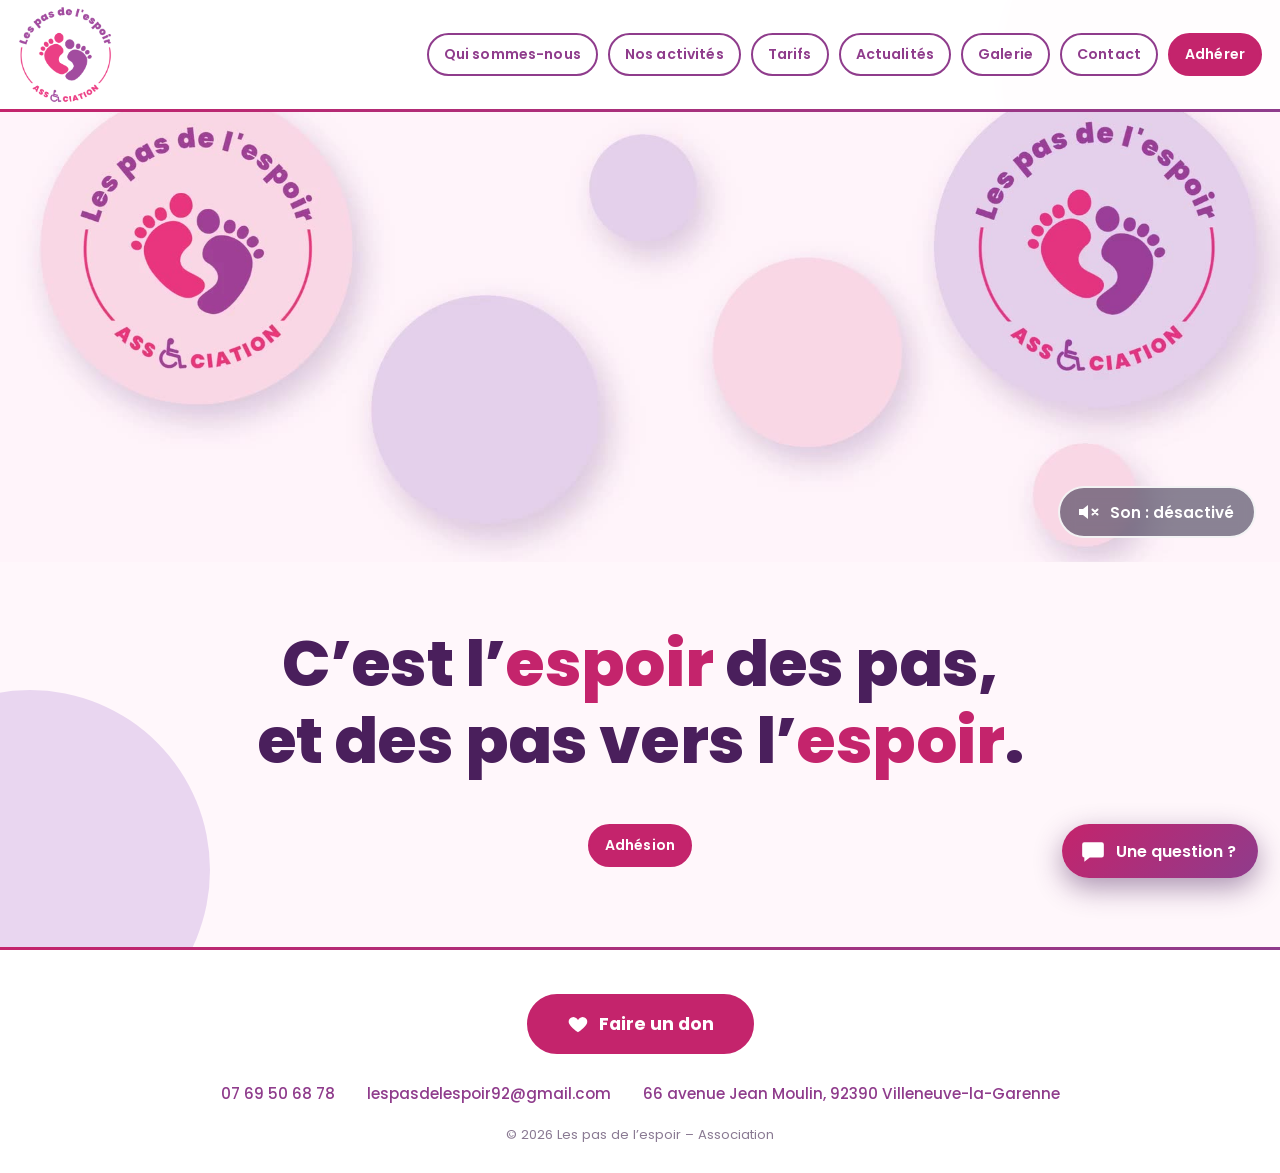
<file: index.html>
<!DOCTYPE html>
<html lang="fr">
<head>
  <meta charset="UTF-8">
  <meta name="viewport" content="width=device-width, initial-scale=1">
  <title>Les pas de l'espoir – Association</title>
  <meta name="description" content="Les pas de l'espoir : association d'accompagnement des personnes en situation de handicap et de leurs aidants à Villeneuve-la-Garenne.">
  <link rel="icon" type="image/png" href="images/favicon.png">

  <link rel="preconnect" href="https://fonts.googleapis.com">
  <link rel="preconnect" href="https://fonts.gstatic.com" crossorigin>
  <link href="https://fonts.googleapis.com/css2?family=Poppins:wght@400;500;600;700;800&display=swap" rel="stylesheet">
  <link rel="stylesheet" href="style.css?v=8">
  <script src="script.js?v=8" defer></script>
  <script src="chatbot.js?v=8" defer></script>
</head>
<body>

  <a class="skip-link" href="#contenu">Aller au contenu</a>

  <!-- En-tête (généré par script.js, identique sur toutes les pages) -->
  <header id="site-header" class="site-header"></header>

  <main id="contenu">

    <!-- Vidéo plein écran -->
    <section class="hero" aria-label="Vidéo de présentation">
      <video id="hero-video"
             autoplay muted loop playsinline preload="auto"
             poster="images/banniere-bulles-logo-poster.jpg">
        <source src="videos/banniere-bulles-logo.mp4" type="video/mp4">
        Votre navigateur ne peut pas lire cette vidéo.
      </video>

      <button id="sound-btn" class="sound-btn" type="button"
              aria-pressed="false" aria-label="Activer le son de la vidéo">
        <!-- Son coupé -->
        <svg class="icon icon-off" viewBox="0 0 24 24" aria-hidden="true">
          <path d="M3 9v6h4l5 4V5L7 9H3z"/>
          <path d="M16.5 9.5l5 5m0-5l-5 5" fill="none" stroke="currentColor" stroke-width="2" stroke-linecap="round"/>
        </svg>
        <!-- Son activé -->
        <svg class="icon icon-on" viewBox="0 0 24 24" aria-hidden="true">
          <path d="M3 9v6h4l5 4V5L7 9H3z"/>
          <path d="M15.5 8.5a5 5 0 010 7M18 6a8.5 8.5 0 010 12" fill="none" stroke="currentColor" stroke-width="2" stroke-linecap="round"/>
        </svg>
        <span class="sound-label">Son&nbsp;: désactivé</span>
      </button>
    </section>

    <!-- Phrase d'accroche + bouton adhésion -->
    <section class="intro" aria-labelledby="slogan">
      <h1 id="slogan" class="slogan">
        C’est l’<span>espoir</span> des pas,<br>
        et des pas vers l’<span>espoir</span>.
      </h1>
      <a class="btn btn-accent btn-big" href="adherer.html">Adhésion</a>
    </section>

  </main>

  <!-- Pied de page (identique sur toutes les pages, généré par script.js) -->
  <footer id="site-footer" class="site-footer"></footer>

</body>
</html>
</file>
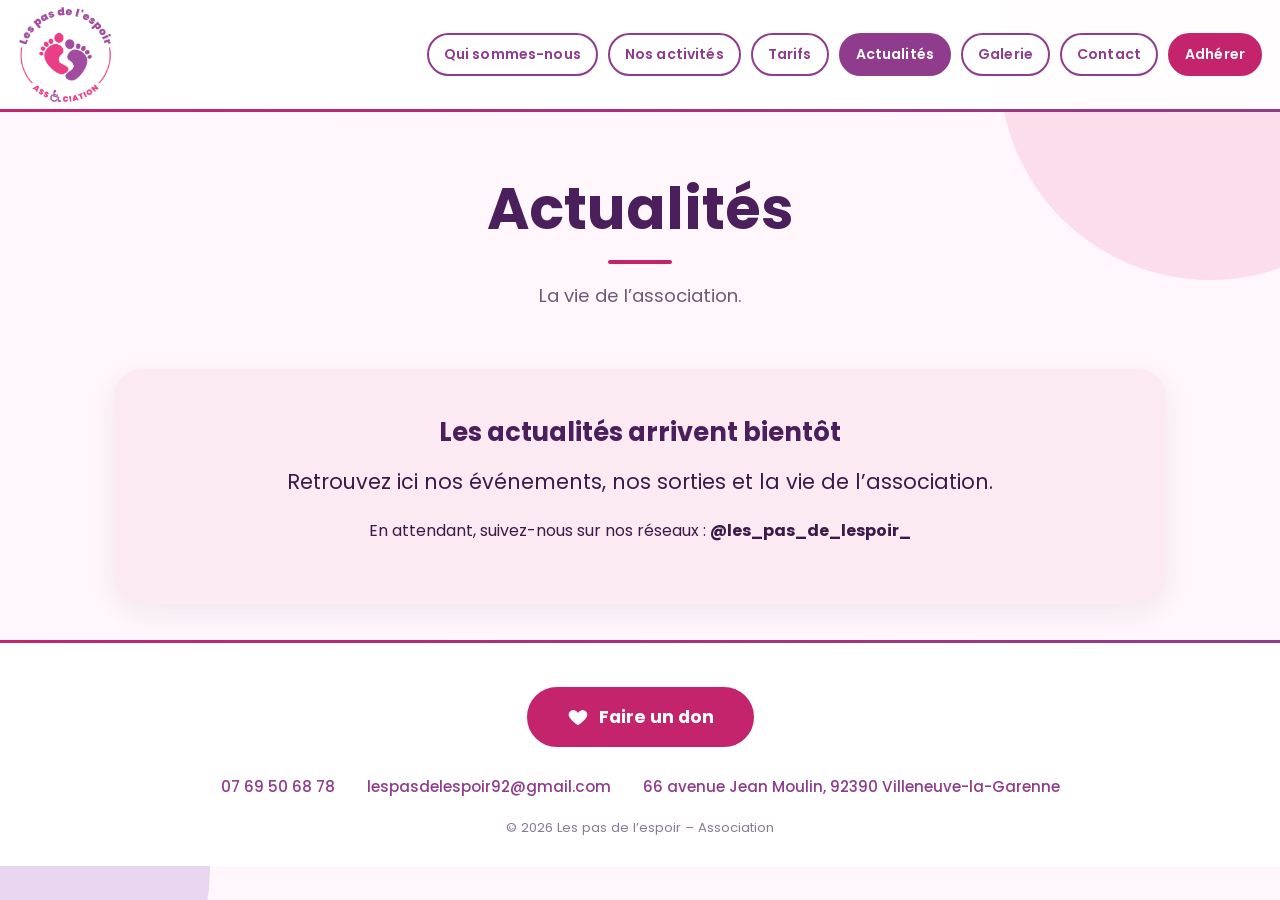
<file: actualites.html>
<!DOCTYPE html>
<html lang="fr">
<head>
  <meta charset="UTF-8">
  <meta name="viewport" content="width=device-width, initial-scale=1">
  <title>Actualités – Les pas de l'espoir</title>
  <meta name="description" content="Les actualités et événements de l'association Les pas de l'espoir.">
  <link rel="icon" type="image/png" href="images/favicon.png">
  <link rel="preconnect" href="https://fonts.googleapis.com">
  <link rel="preconnect" href="https://fonts.gstatic.com" crossorigin>
  <link href="https://fonts.googleapis.com/css2?family=Poppins:wght@400;500;600;700;800&display=swap" rel="stylesheet">
  <link rel="stylesheet" href="style.css?v=8">
  <script src="script.js?v=8" defer></script>
</head>
<body>
  <a class="skip-link" href="#contenu">Aller au contenu</a>

  <!-- En-tête (généré par script.js, identique sur toutes les pages) -->
  <header id="site-header" class="site-header"></header>

  <main id="contenu">
    <section class="page-title">
      <h1>Actualités</h1>
      <p>La vie de l’association.</p>
    </section>

    <section class="section">
      <div class="card card-lead">
        <h2>Les actualités arrivent bientôt</h2>
        <p class="lead">Retrouvez ici nos événements, nos sorties et la vie de l’association.</p>
        <p>En attendant, suivez-nous sur nos réseaux : <strong>@les_pas_de_lespoir_</strong></p>
      </div>

      <!--
        MODÈLE D'ARTICLE – copiez ce bloc (sans les commentaires) dans <div class="grid grid-3"> pour ajouter une actualité :

        <article class="card news">
          <img src="images/nom-de-la-photo.jpg" alt="Description de la photo">
          <time datetime="2026-10-15">15 octobre 2026</time>
          <h3>Titre de l'actualité</h3>
          <p>Texte court de présentation.</p>
        </article>
      -->
      <div class="grid grid-3" id="liste-actualites"></div>
    </section>

  </main>

  <!-- Pied de page (généré par script.js, identique sur toutes les pages) -->
  <footer id="site-footer" class="site-footer"></footer>
</body>
</html>
</file>
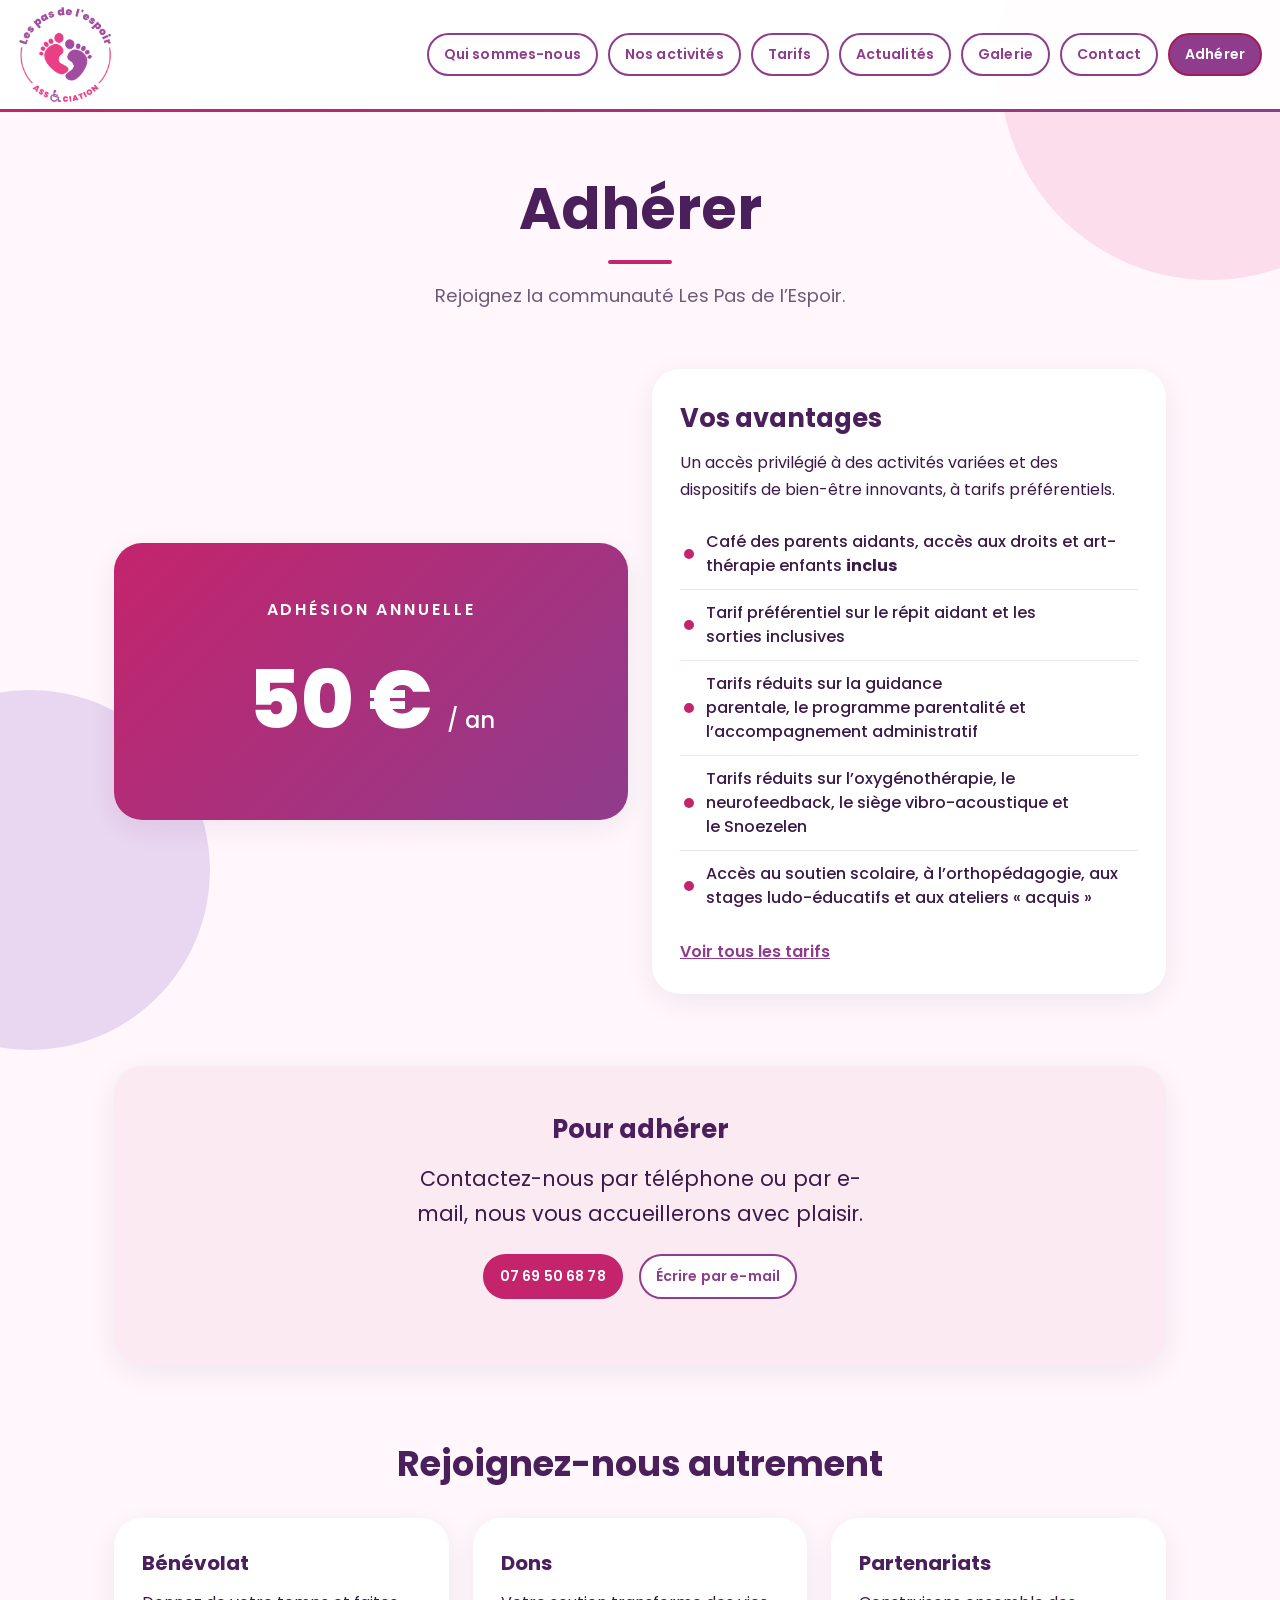
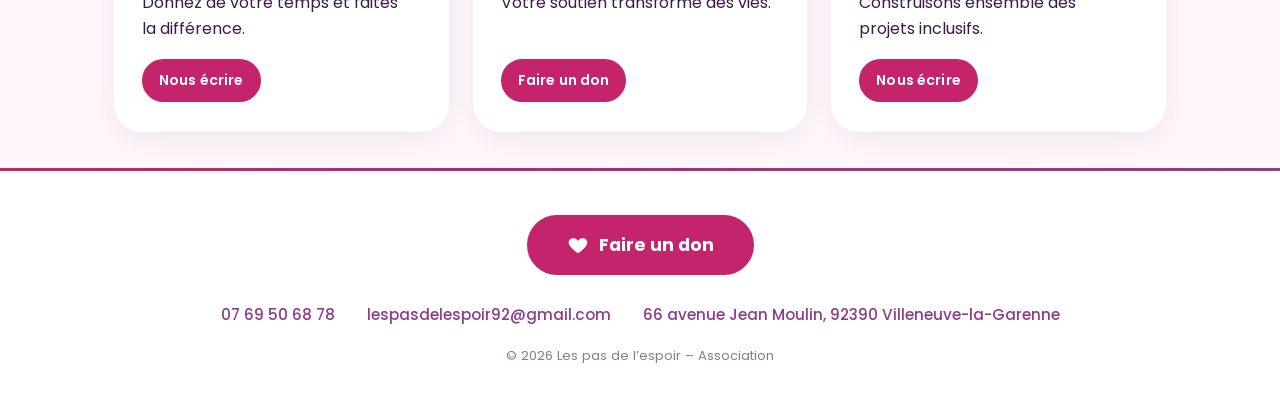
<file: adherer.html>
<!DOCTYPE html>
<html lang="fr">
<head>
  <meta charset="UTF-8">
  <meta name="viewport" content="width=device-width, initial-scale=1">
  <title>Adhérer – Les pas de l'espoir</title>
  <meta name="description" content="Adhérez à l'association Les pas de l'espoir pour 50 € par an et profitez de tarifs préférentiels.">
  <link rel="icon" type="image/png" href="images/favicon.png">
  <link rel="preconnect" href="https://fonts.googleapis.com">
  <link rel="preconnect" href="https://fonts.gstatic.com" crossorigin>
  <link href="https://fonts.googleapis.com/css2?family=Poppins:wght@400;500;600;700;800&display=swap" rel="stylesheet">
  <link rel="stylesheet" href="style.css?v=8">
  <script src="script.js?v=8" defer></script>
</head>
<body>
  <a class="skip-link" href="#contenu">Aller au contenu</a>

  <!-- En-tête (généré par script.js, identique sur toutes les pages) -->
  <header id="site-header" class="site-header"></header>

  <main id="contenu">
    <section class="page-title">
      <h1>Adhérer</h1>
      <p>Rejoignez la communauté Les Pas de l’Espoir.</p>
    </section>

    <section class="section">
      <div class="grid grid-2 align-center">
        <div class="card price-card">
          <p class="price-label">Adhésion annuelle</p>
          <p class="price">50&nbsp;€ <small>/ an</small></p>
        </div>
        <div class="card">
          <h2>Vos avantages</h2>
          <p>Un accès privilégié à des activités variées et des dispositifs de bien-être innovants, à tarifs préférentiels.</p>
          <ul class="checklist">
            <li>Café des parents aidants, accès aux droits et art-thérapie enfants <strong>inclus</strong></li>
            <li>Tarif préférentiel sur le répit aidant et les sorties inclusives</li>
            <li>Tarifs réduits sur la guidance parentale, le programme parentalité et l’accompagnement administratif</li>
            <li>Tarifs réduits sur l’oxygénothérapie, le neurofeedback, le siège vibro-acoustique et le Snoezelen</li>
            <li>Accès au soutien scolaire, à l’orthopédagogie, aux stages ludo-éducatifs et aux ateliers « acquis »</li>
          </ul>
          <a class="inline-link" href="tarifs.html">Voir tous les tarifs</a>
        </div>
      </div>
    </section>

    <section class="section">
      <div class="card card-lead">
        <h2>Pour adhérer</h2>
        <p class="lead">Contactez-nous par téléphone ou par e-mail, nous vous accueillerons avec plaisir.</p>
        <p class="center">
          <a class="btn btn-accent btn-big" href="tel:+33769506878">07 69 50 68 78</a>
          <a class="btn btn-big" href="mailto:lespasdelespoir92@gmail.com?subject=Demande%20d%27adh%C3%A9sion">Écrire par e-mail</a>
        </p>
      </div>
    </section>

    <section class="section">
      <h2 class="section-title">Rejoignez-nous autrement</h2>
      <div class="grid grid-3">
        <div class="card"><h3>Bénévolat</h3><p>Donnez de votre temps et faites la différence.</p><a class="btn btn-accent" href="mailto:lespasdelespoir92@gmail.com?subject=Je%20souhaite%20devenir%20b%C3%A9n%C3%A9vole">Nous écrire</a></div>
        <div class="card"><h3>Dons</h3><p>Votre soutien transforme des vies.</p><a class="btn btn-accent" href="don.html">Faire un don</a></div>
        <div class="card"><h3>Partenariats</h3><p>Construisons ensemble des projets inclusifs.</p><a class="btn btn-accent" href="mailto:lespasdelespoir92@gmail.com?subject=Proposition%20de%20partenariat">Nous écrire</a></div>
      </div>
    </section>
  </main>

  <!-- Pied de page (généré par script.js, identique sur toutes les pages) -->
  <footer id="site-footer" class="site-footer"></footer>
</body>
</html>
</file>
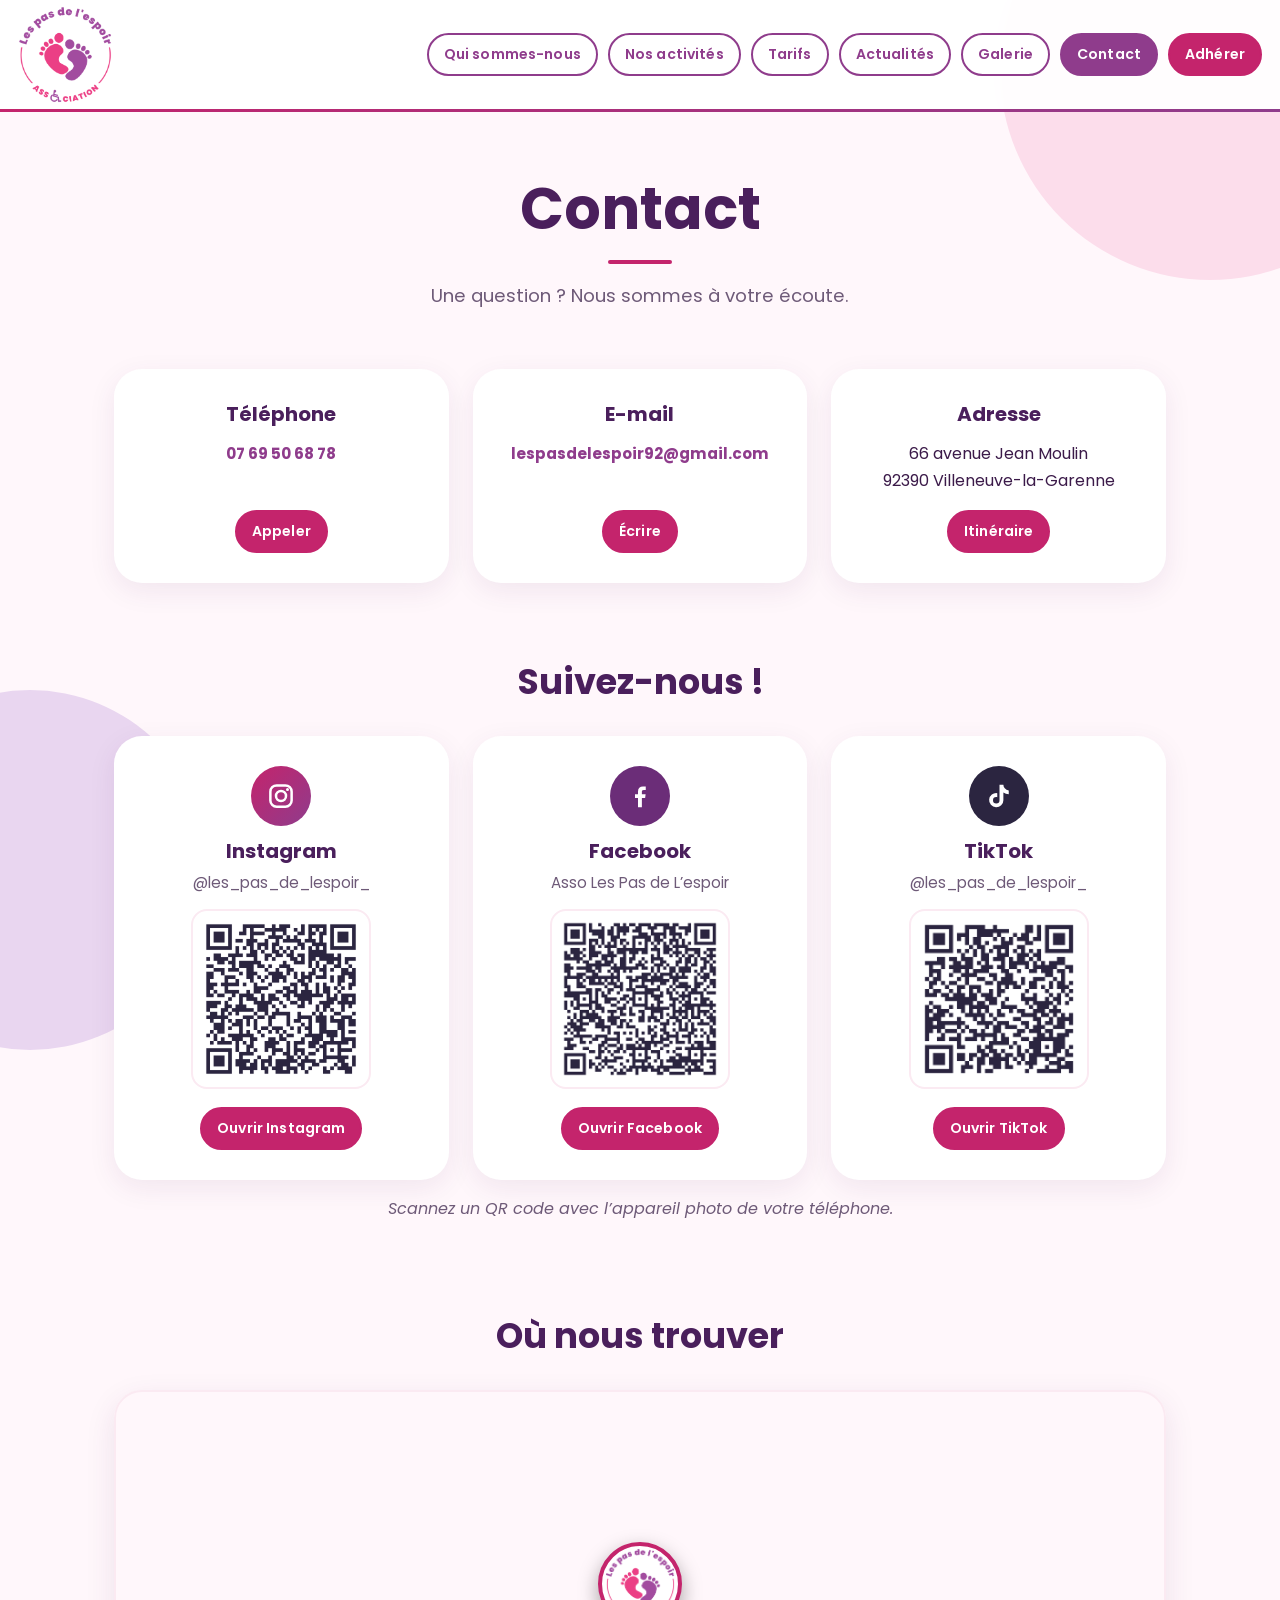
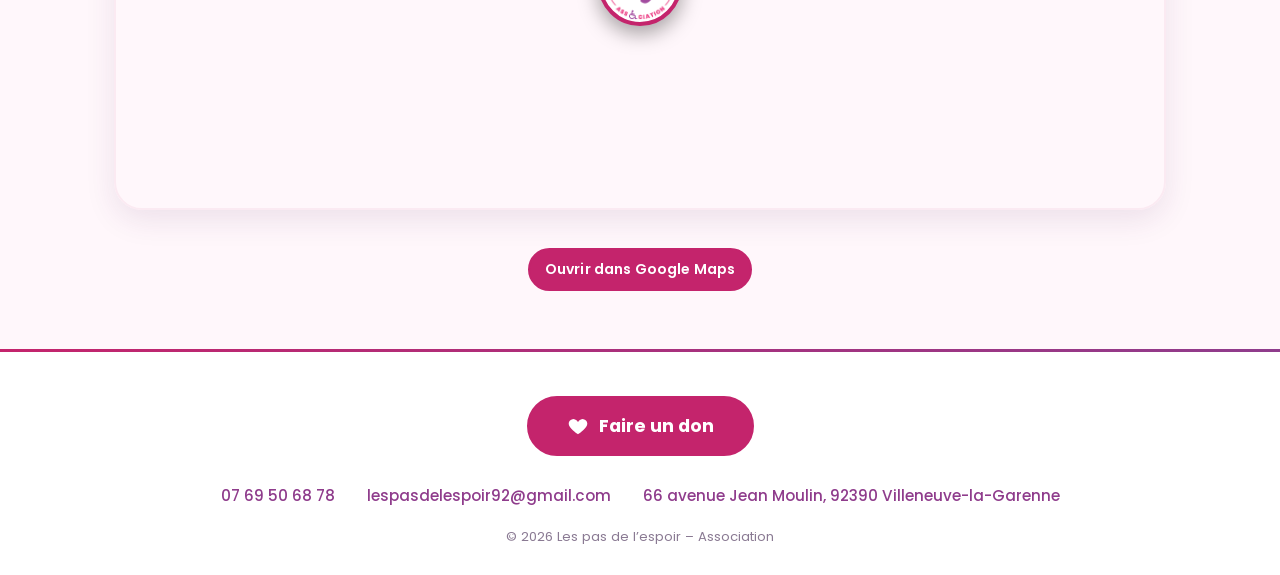
<file: contact.html>
<!DOCTYPE html>
<html lang="fr">
<head>
  <meta charset="UTF-8">
  <meta name="viewport" content="width=device-width, initial-scale=1">
  <title>Contact – Les pas de l'espoir</title>
  <meta name="description" content="Contactez l'association Les pas de l'espoir : téléphone, e-mail, réseaux sociaux et adresse à Villeneuve-la-Garenne.">
  <link rel="icon" type="image/png" href="images/favicon.png">
  <link rel="preconnect" href="https://fonts.googleapis.com">
  <link rel="preconnect" href="https://fonts.gstatic.com" crossorigin>
  <link href="https://fonts.googleapis.com/css2?family=Poppins:wght@400;500;600;700;800&display=swap" rel="stylesheet">
  <link rel="stylesheet" href="style.css?v=8">
  <script src="script.js?v=8" defer></script>
</head>
<body>
  <a class="skip-link" href="#contenu">Aller au contenu</a>

  <!-- En-tête (généré par script.js, identique sur toutes les pages) -->
  <header id="site-header" class="site-header"></header>

  <main id="contenu">
    <section class="page-title">
      <h1>Contact</h1>
      <p>Une question ? Nous sommes à votre écoute.</p>
    </section>

    <section class="section">
      <div class="grid grid-3">
        <div class="card contact-card">
          <h3>Téléphone</h3>
          <p><a class="big-link" href="tel:+33769506878">07 69 50 68 78</a></p>
          <a class="btn btn-accent" href="tel:+33769506878">Appeler</a>
        </div>
        <div class="card contact-card">
          <h3>E-mail</h3>
          <p><a class="big-link" href="mailto:lespasdelespoir92@gmail.com">lespasdelespoir92@gmail.com</a></p>
          <a class="btn btn-accent" href="mailto:lespasdelespoir92@gmail.com">Écrire</a>
        </div>
        <div class="card contact-card">
          <h3>Adresse</h3>
          <p>66 avenue Jean Moulin<br>92390 Villeneuve-la-Garenne</p>
          <a class="btn btn-accent" href="https://www.google.com/maps/search/?api=1&amp;query=66+avenue+Jean+Moulin+Villeneuve-la-Garenne" target="_blank" rel="noopener">Itinéraire</a>
        </div>
      </div>
    </section>

    <section class="section">
      <h2 class="section-title">Suivez-nous !</h2>
      <!--
        Les liens et les QR codes ci-dessous viennent des pseudos du flyer.
        Facebook : remplacez le lien par l'adresse exacte de votre page (le QR code doit alors être refait).
      -->
      <div class="grid grid-3">
        <div class="card social-card social-ig">
          <span class="social-icon"><svg viewBox="0 0 24 24" aria-hidden="true"><rect x="3.5" y="3.5" width="17" height="17" rx="5" fill="none" stroke="currentColor" stroke-width="2"/><circle cx="12" cy="12" r="4" fill="none" stroke="currentColor" stroke-width="2"/><circle cx="17.2" cy="6.8" r="1.2" fill="currentColor"/></svg></span>
          <h3>Instagram</h3>
          <p class="handle">@les_pas_de_lespoir_</p>
          <img class="qr" src="images/qr-instagram.png" alt="QR code Instagram – Les pas de l’espoir" width="180" height="180">
          <a class="btn btn-accent" href="https://www.instagram.com/les_pas_de_lespoir_/" target="_blank" rel="noopener">Ouvrir Instagram</a>
        </div>
        <div class="card social-card social-fb">
          <span class="social-icon"><svg viewBox="0 0 24 24" aria-hidden="true"><path fill="currentColor" d="M13.5 21v-7.5h2.6l.4-3h-3V8.6c0-.9.3-1.5 1.5-1.5h1.6V4.4c-.3 0-1.2-.1-2.3-.1-2.3 0-3.9 1.4-3.9 4v2.2H8v3h2.4V21h3.1z"/></svg></span>
          <h3>Facebook</h3>
          <p class="handle">Asso Les Pas de L’espoir</p>
          <img class="qr" src="images/qr-facebook.png" alt="QR code Facebook – Les pas de l’espoir" width="180" height="180">
          <a class="btn btn-accent" href="https://www.facebook.com/search/pages?q=Asso%20Les%20Pas%20de%20L%27espoir" target="_blank" rel="noopener">Ouvrir Facebook</a>
        </div>
        <div class="card social-card social-tt">
          <span class="social-icon"><svg viewBox="0 0 24 24" aria-hidden="true"><path fill="currentColor" d="M16.6 5.8A4.3 4.3 0 0 1 15.5 3h-3.1v12.4a2.6 2.6 0 1 1-2.6-2.6c.3 0 .5 0 .8.1V9.7a5.7 5.7 0 1 0 4.9 5.6V9.2a7.4 7.4 0 0 0 4.3 1.4V7.5a4.3 4.3 0 0 1-3.2-1.7z"/></svg></span>
          <h3>TikTok</h3>
          <p class="handle">@les_pas_de_lespoir_</p>
          <img class="qr" src="images/qr-tiktok.png" alt="QR code TikTok – Les pas de l’espoir" width="180" height="180">
          <a class="btn btn-accent" href="https://www.tiktok.com/@les_pas_de_lespoir_" target="_blank" rel="noopener">Ouvrir TikTok</a>
        </div>
      </div>
      <p class="note">Scannez un QR code avec l’appareil photo de votre téléphone.</p>
    </section>

    <section class="section">
      <h2 class="section-title">Où nous trouver</h2>
      <!-- Carte Google Maps : le logo est posé par-dessus le repère rouge. Un clic ouvre Google Maps. -->
      <div class="map gmap">
        <iframe
          title="Carte Google Maps : 66 avenue Jean Moulin, Villeneuve-la-Garenne"
          src="https://www.google.com/maps?q=66+avenue+Jean+Moulin+Villeneuve-la-Garenne&amp;z=17&amp;hl=fr&amp;output=embed"
          loading="lazy" referrerpolicy="no-referrer-when-downgrade" tabindex="-1"></iframe>
        <span class="gmap-logo" aria-hidden="true"><img src="images/logo.png" alt=""></span>
        <a class="gmap-link" href="https://www.google.com/maps/search/?api=1&amp;query=66+avenue+Jean+Moulin+Villeneuve-la-Garenne" target="_blank" rel="noopener" aria-label="Ouvrir la carte dans Google Maps (nouvel onglet)"></a>
      </div>
      <p class="center">
        <a class="btn btn-accent" href="https://www.google.com/maps/search/?api=1&amp;query=66+avenue+Jean+Moulin+Villeneuve-la-Garenne" target="_blank" rel="noopener">Ouvrir dans Google Maps</a>
      </p>
    </section>

  </main>

  <!-- Pied de page (généré par script.js, identique sur toutes les pages) -->
  <footer id="site-footer" class="site-footer"></footer>
</body>
</html>
</file>
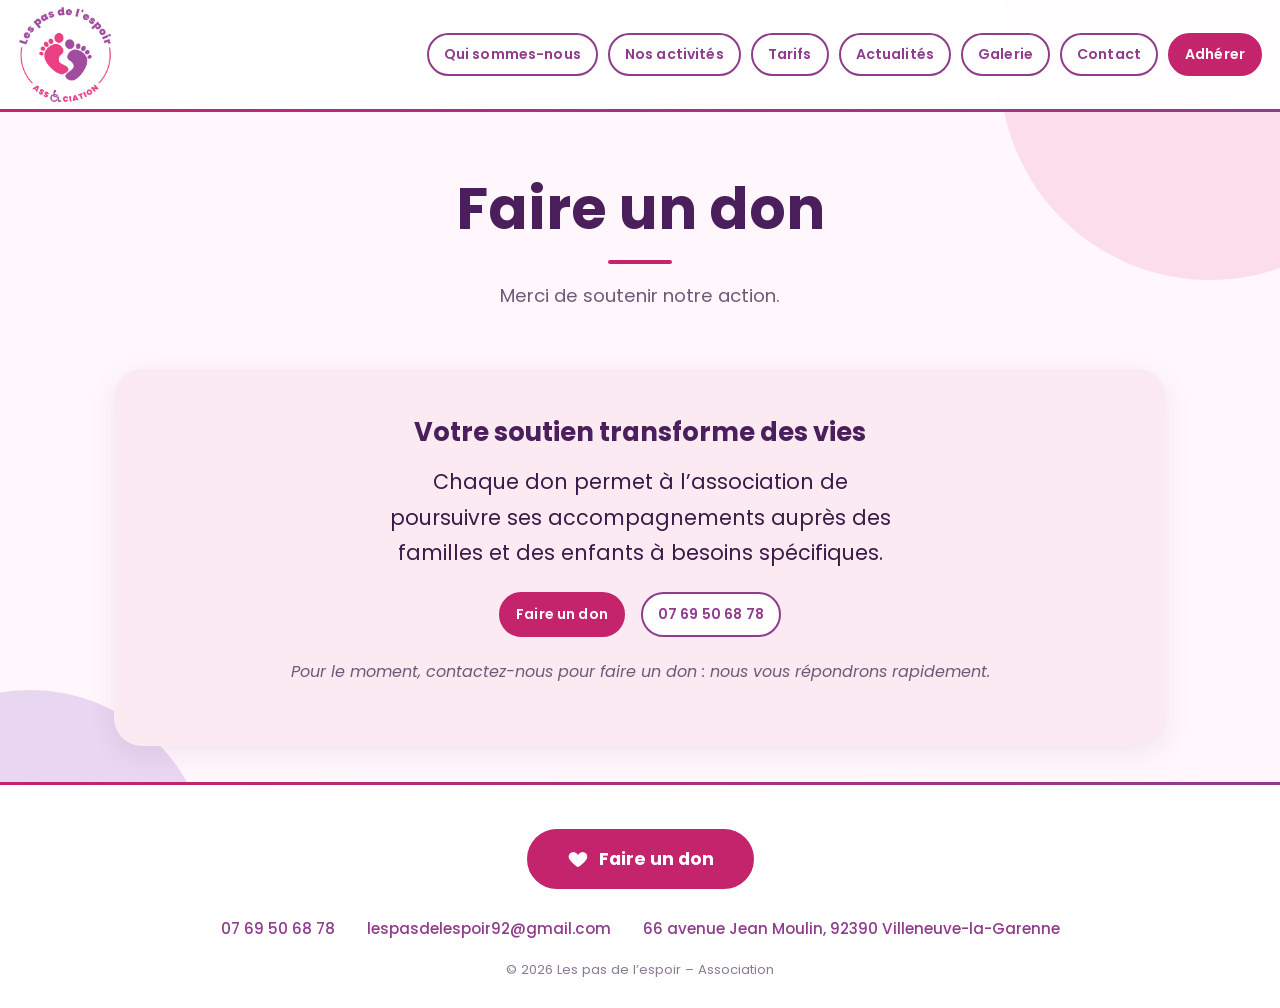
<file: don.html>
<!DOCTYPE html>
<html lang="fr">
<head>
  <meta charset="UTF-8">
  <meta name="viewport" content="width=device-width, initial-scale=1">
  <title>Faire un don – Les pas de l'espoir</title>
  <meta name="description" content="Soutenez l'association Les pas de l'espoir par un don.">
  <link rel="icon" type="image/png" href="images/favicon.png">
  <link rel="preconnect" href="https://fonts.googleapis.com">
  <link rel="preconnect" href="https://fonts.gstatic.com" crossorigin>
  <link href="https://fonts.googleapis.com/css2?family=Poppins:wght@400;500;600;700;800&display=swap" rel="stylesheet">
  <link rel="stylesheet" href="style.css?v=8">
  <script src="script.js?v=8" defer></script>
</head>
<body>
  <a class="skip-link" href="#contenu">Aller au contenu</a>

  <!-- En-tête (généré par script.js, identique sur toutes les pages) -->
  <header id="site-header" class="site-header"></header>

  <main id="contenu">
    <section class="page-title">
      <h1>Faire un don</h1>
      <p>Merci de soutenir notre action.</p>
    </section>

    <section class="section">
      <div class="card card-lead">
        <h2>Votre soutien transforme des vies</h2>
        <p class="lead">Chaque don permet à l’association de poursuivre ses accompagnements auprès des familles et des enfants à besoins spécifiques.</p>
        <!-- Quand vous aurez une plateforme de don (HelloAsso, etc.), remplacez le href ci-dessous par son lien. -->
        <p class="center">
          <a class="btn btn-accent btn-big" href="mailto:lespasdelespoir92@gmail.com?subject=Je%20souhaite%20faire%20un%20don">Faire un don</a>
          <a class="btn btn-big" href="tel:+33769506878">07 69 50 68 78</a>
        </p>
        <p class="note">Pour le moment, contactez-nous pour faire un don : nous vous répondrons rapidement.</p>
      </div>
    </section>
  </main>

  <!-- Pied de page (généré par script.js, identique sur toutes les pages) -->
  <footer id="site-footer" class="site-footer"></footer>
</body>
</html>
</file>
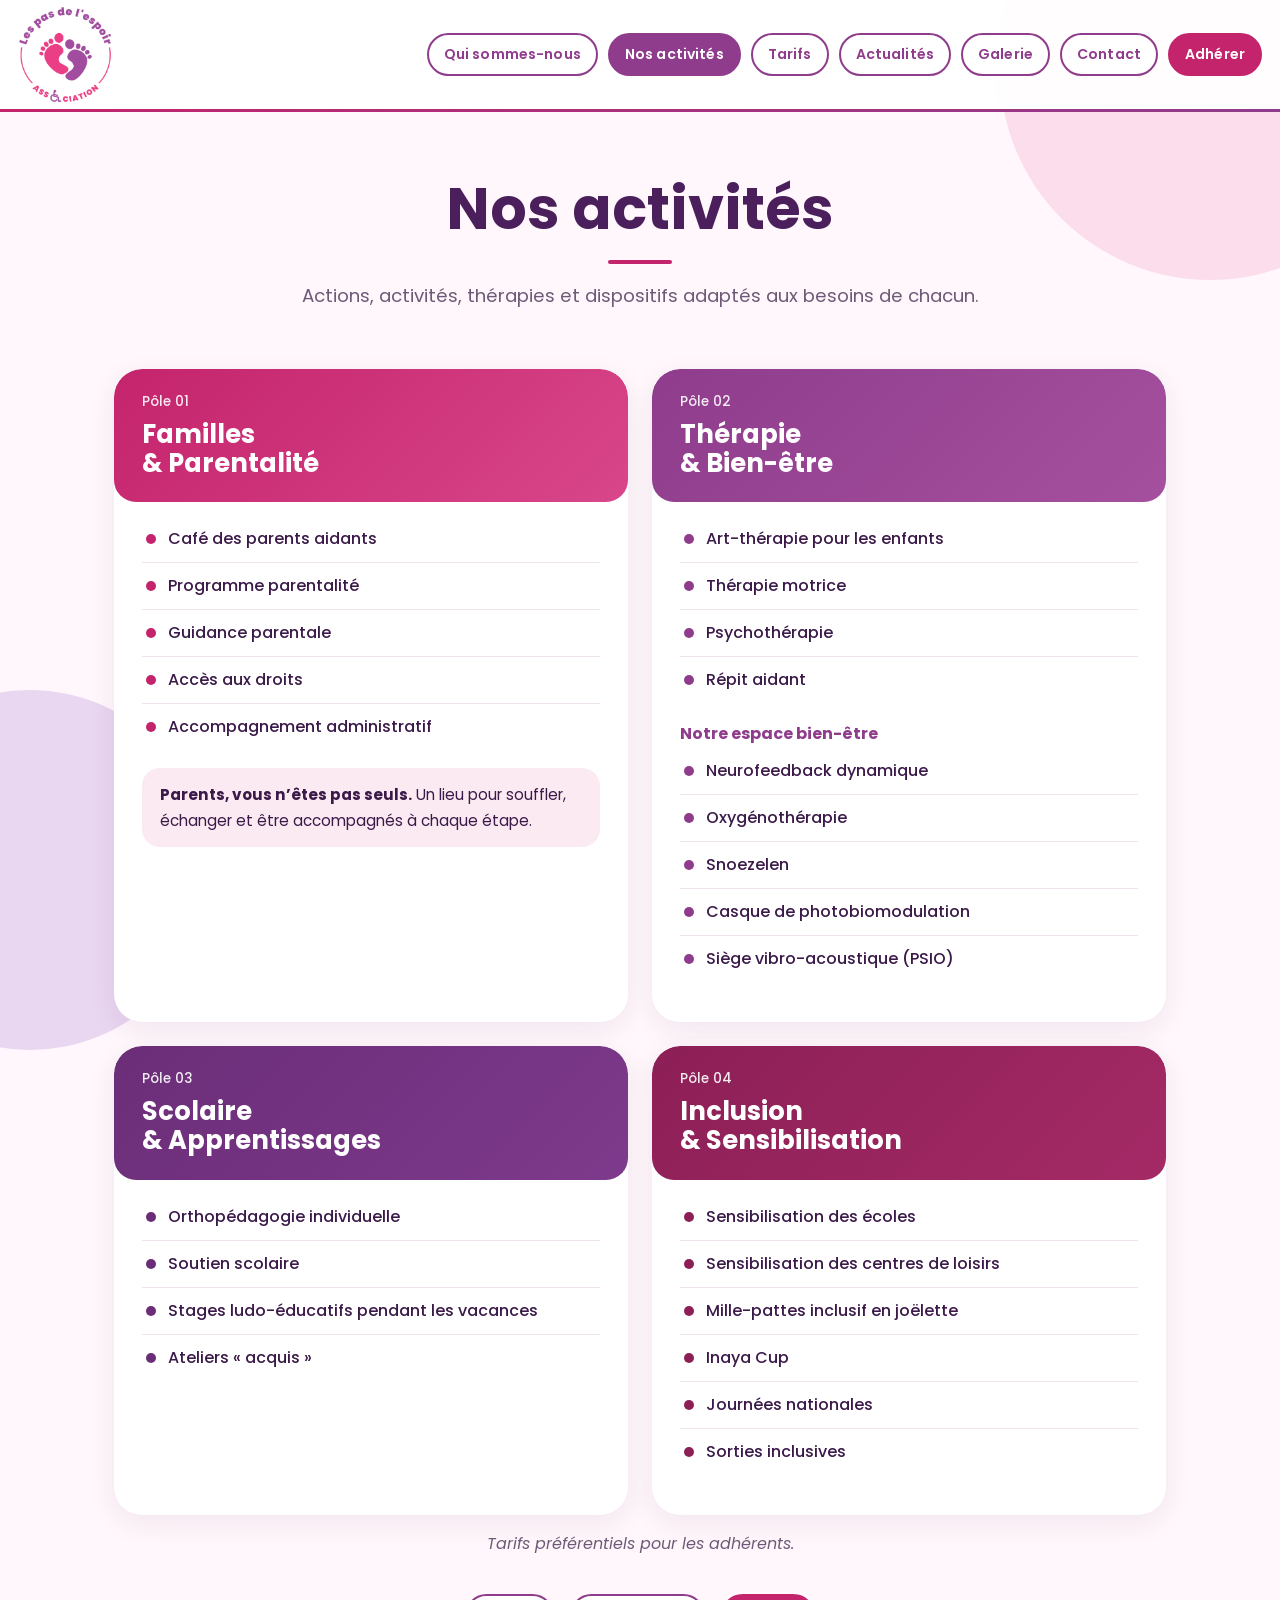
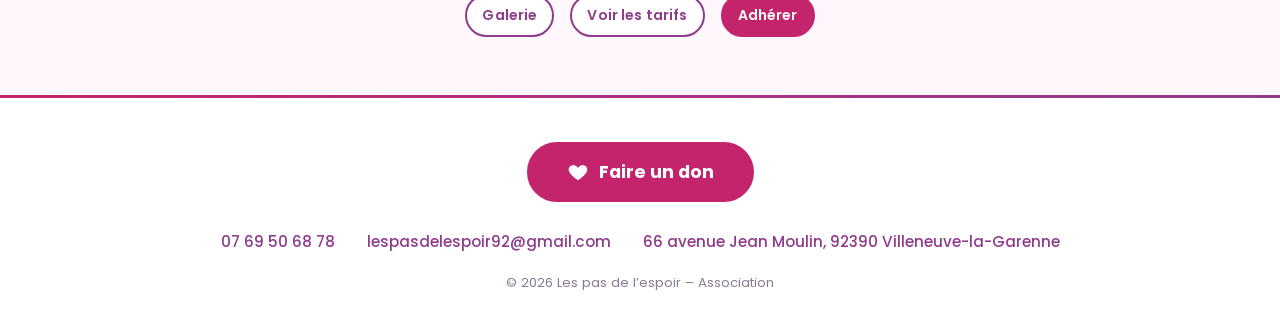
<file: nos-activites.html>
<!DOCTYPE html>
<html lang="fr">
<head>
  <meta charset="UTF-8">
  <meta name="viewport" content="width=device-width, initial-scale=1">
  <title>Nos activités – Les pas de l'espoir</title>
  <meta name="description" content="Les 4 pôles de l'association Les pas de l'espoir : Familles &amp; Parentalité, Thérapie &amp; Bien-être, Scolaire &amp; Apprentissages, Inclusion &amp; Sensibilisation.">
  <link rel="icon" type="image/png" href="images/favicon.png">
  <link rel="preconnect" href="https://fonts.googleapis.com">
  <link rel="preconnect" href="https://fonts.gstatic.com" crossorigin>
  <link href="https://fonts.googleapis.com/css2?family=Poppins:wght@400;500;600;700;800&display=swap" rel="stylesheet">
  <link rel="stylesheet" href="style.css?v=8">
  <script src="script.js?v=8" defer></script>
</head>
<body>
  <a class="skip-link" href="#contenu">Aller au contenu</a>

  <!-- En-tête (généré par script.js, identique sur toutes les pages) -->
  <header id="site-header" class="site-header"></header>

  <main id="contenu">
    <section class="page-title">
      <h1>Nos activités</h1>
      <p>Actions, activités, thérapies et dispositifs adaptés aux besoins de&nbsp;chacun.</p>
    </section>

    <section class="section">
      <div class="grid grid-poles">
        <div class="card pole pole-pink">
          <div class="pole-head"><svg class="puzzle" viewBox="0 0 64 64" aria-hidden="true"><path d="M10 14h16a8 8 0 1 1 16 0h12v14a8 8 0 1 0 0 16v12H42a8 8 0 1 0-16 0H10V44a8 8 0 1 1 0-16z"/></svg><div><p class="pole-num">Pôle 01</p><h2>Familles<br>&amp; Parentalité</h2></div></div>
          <ul class="checklist">
            <li>Café des parents aidants</li>
            <li>Programme parentalité</li>
            <li>Guidance parentale</li>
            <li>Accès aux droits</li>
            <li>Accompagnement administratif</li>
          </ul>
          <p class="pole-note"><strong>Parents, vous n’êtes pas seuls.</strong> Un lieu pour souffler, échanger et être accompagnés à chaque étape.</p>
        </div>
        <div class="card pole pole-violet2">
          <div class="pole-head"><svg class="puzzle" viewBox="0 0 64 64" aria-hidden="true"><path d="M10 14h16a8 8 0 1 1 16 0h12v14a8 8 0 1 0 0 16v12H42a8 8 0 1 0-16 0H10V44a8 8 0 1 1 0-16z"/></svg><div><p class="pole-num">Pôle 02</p><h2>Thérapie<br>&amp; Bien-être</h2></div></div>
          <ul class="checklist">
            <li>Art-thérapie pour les enfants</li>
            <li>Thérapie motrice</li>
            <li>Psychothérapie</li>
            <li>Répit aidant</li>
          </ul>
          <h3 class="pole-sub">Notre espace bien-être</h3>
          <ul class="checklist">
            <li>Neurofeedback dynamique</li>
            <li>Oxygénothérapie</li>
            <li>Snoezelen</li>
            <li>Casque de photobiomodulation</li>
            <li>Siège vibro-acoustique (PSIO)</li>
          </ul>
        </div>
        <div class="card pole pole-navy">
          <div class="pole-head"><svg class="puzzle" viewBox="0 0 64 64" aria-hidden="true"><path d="M10 14h16a8 8 0 1 1 16 0h12v14a8 8 0 1 0 0 16v12H42a8 8 0 1 0-16 0H10V44a8 8 0 1 1 0-16z"/></svg><div><p class="pole-num">Pôle 03</p><h2>Scolaire<br>&amp; Apprentissages</h2></div></div>
          <ul class="checklist">
            <li>Orthopédagogie individuelle</li>
            <li>Soutien scolaire</li>
            <li>Stages ludo-éducatifs pendant les vacances</li>
            <li>Ateliers « acquis »</li>
          </ul>
        </div>
        <div class="card pole pole-teal">
          <div class="pole-head"><svg class="puzzle" viewBox="0 0 64 64" aria-hidden="true"><path d="M10 14h16a8 8 0 1 1 16 0h12v14a8 8 0 1 0 0 16v12H42a8 8 0 1 0-16 0H10V44a8 8 0 1 1 0-16z"/></svg><div><p class="pole-num">Pôle 04</p><h2>Inclusion<br>&amp; Sensibilisation</h2></div></div>
          <ul class="checklist">
            <li>Sensibilisation des écoles</li>
            <li>Sensibilisation des centres de loisirs</li>
            <li>Mille-pattes inclusif en joëlette</li>
            <li>Inaya Cup</li>
            <li>Journées nationales</li>
            <li>Sorties inclusives</li>
          </ul>
        </div>
      </div>
      <p class="note">Tarifs préférentiels pour les adhérents.</p>
      <p class="center">
        <a class="btn" href="galerie.html">Galerie</a>
        <a class="btn" href="tarifs.html">Voir les tarifs</a>
        <a class="btn btn-accent" href="adherer.html">Adhérer</a>
      </p>
    </section>
  </main>

  <!-- Pied de page (généré par script.js, identique sur toutes les pages) -->
  <footer id="site-footer" class="site-footer"></footer>
</body>
</html>
</file>
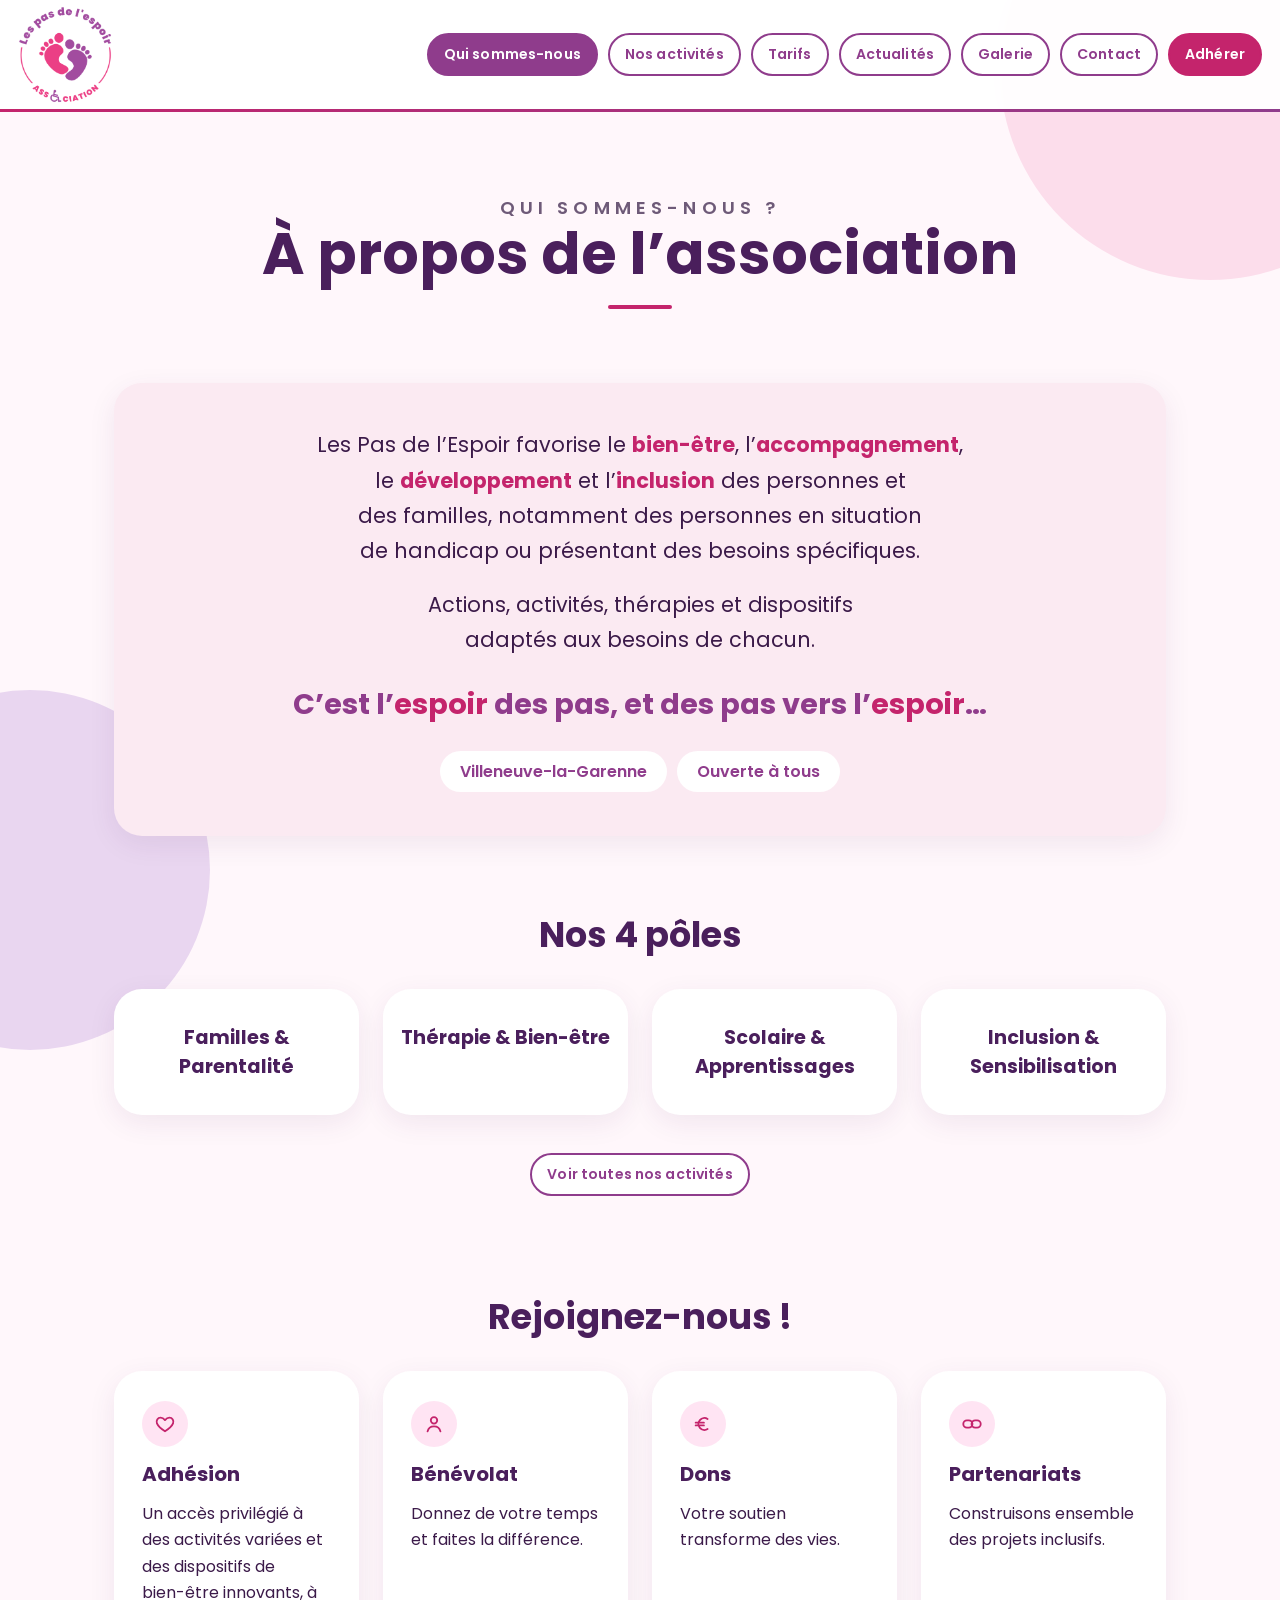
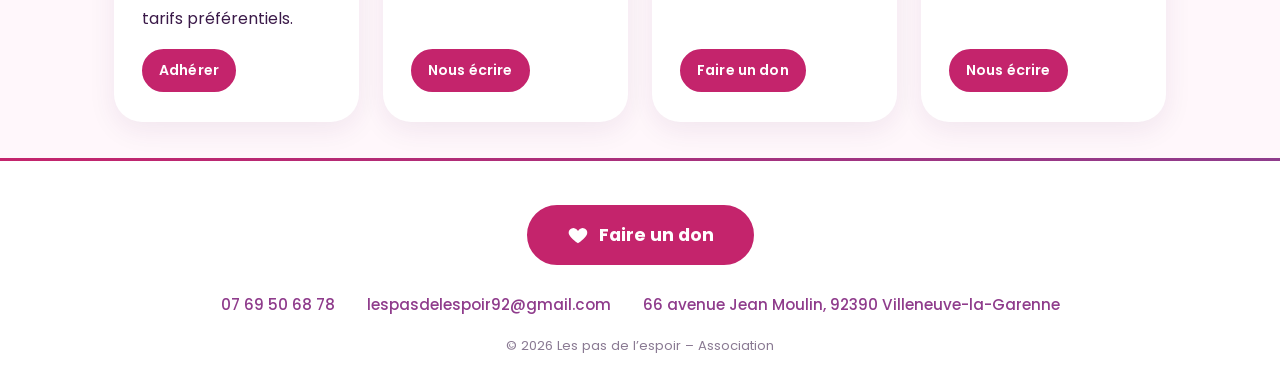
<file: qui-sommes-nous.html>
<!DOCTYPE html>
<html lang="fr">
<head>
  <meta charset="UTF-8">
  <meta name="viewport" content="width=device-width, initial-scale=1">
  <title>Qui sommes-nous – Les pas de l'espoir</title>
  <meta name="description" content="Les Pas de l'Espoir, association de Villeneuve-la-Garenne : bien-être, accompagnement, développement et inclusion des personnes et des familles.">
  <link rel="icon" type="image/png" href="images/favicon.png">
  <link rel="preconnect" href="https://fonts.googleapis.com">
  <link rel="preconnect" href="https://fonts.gstatic.com" crossorigin>
  <link href="https://fonts.googleapis.com/css2?family=Poppins:wght@400;500;600;700;800&display=swap" rel="stylesheet">
  <link rel="stylesheet" href="style.css?v=8">
  <script src="script.js?v=8" defer></script>
</head>
<body>
  <a class="skip-link" href="#contenu">Aller au contenu</a>

  <!-- En-tête (généré par script.js, identique sur toutes les pages) -->
  <header id="site-header" class="site-header"></header>

  <main id="contenu">
    <section class="page-title">
      <p class="eyebrow">Qui sommes-nous ?</p>
      <h1>À propos de l’association</h1>
    </section>

    <section class="section">
      <div class="card card-lead about-text">
        <p class="lead">Les Pas de l’Espoir favorise le <strong>bien-être</strong>, l’<strong>accompagnement</strong>, le <strong>développement</strong> et l’<strong>inclusion</strong> des personnes et des familles, notamment des personnes en situation de handicap ou présentant des besoins&nbsp;spécifiques.</p>
        <p class="lead">Actions, activités, thérapies et dispositifs adaptés aux besoins de&nbsp;chacun.</p>
        <p class="quote">C’est l’<span>espoir</span> des pas, et des pas vers l’<span>espoir</span>…</p>
        <div class="values"><span>Villeneuve-la-Garenne</span><span>Ouverte à tous</span></div>
      </div>
    </section>

    <section class="section">
      <h2 class="section-title">Nos 4 pôles</h2>
      <div class="grid grid-4">
        <a class="card link-card tile" href="nos-activites.html"><h3>Familles &amp; Parentalité</h3></a>
        <a class="card link-card tile" href="nos-activites.html"><h3>Thérapie &amp; Bien-être</h3></a>
        <a class="card link-card tile" href="nos-activites.html"><h3>Scolaire &amp; Apprentissages</h3></a>
        <a class="card link-card tile" href="nos-activites.html"><h3>Inclusion &amp; Sensibilisation</h3></a>
      </div>
      <p class="center"><a class="btn" href="nos-activites.html">Voir toutes nos activités</a></p>
    </section>

    <section class="section">
      <h2 class="section-title">Rejoignez-nous !</h2>
      <div class="grid grid-4">
        <div class="card"><span class="join-icon"><svg viewBox="0 0 24 24" aria-hidden="true"><path d="M12 20s-7-4.4-8.8-8.6C2 8.2 4 5 7.2 5c1.9 0 3.4 1 4.8 2.8C13.4 6 14.9 5 16.8 5 20 5 22 8.2 20.8 11.4 19 15.6 12 20 12 20z"/></svg></span><h3>Adhésion</h3><p>Un accès privilégié à des activités variées et des dispositifs de bien-être innovants, à tarifs préférentiels.</p><a class="btn btn-accent" href="adherer.html">Adhérer</a></div>
        <div class="card"><span class="join-icon"><svg viewBox="0 0 24 24" aria-hidden="true"><circle cx="12" cy="8" r="3.5"/><path d="M5 20c.8-3.6 3.6-5.5 7-5.5s6.2 1.9 7 5.5"/></svg></span><h3>Bénévolat</h3><p>Donnez de votre temps et faites la différence.</p><a class="btn btn-accent" href="mailto:lespasdelespoir92@gmail.com?subject=Je%20souhaite%20devenir%20b%C3%A9n%C3%A9vole">Nous écrire</a></div>
        <div class="card"><span class="join-icon"><svg viewBox="0 0 24 24" aria-hidden="true"><path d="M17 6.5A6.5 6.5 0 1 0 17 17.5M4 10.5h9M4 13.5h9"/></svg></span><h3>Dons</h3><p>Votre soutien transforme des vies.</p><a class="btn btn-accent" href="don.html">Faire un don</a></div>
        <div class="card"><span class="join-icon"><svg viewBox="0 0 24 24" aria-hidden="true"><rect x="2.5" y="8" width="10" height="8" rx="4"/><rect x="11.5" y="8" width="10" height="8" rx="4"/></svg></span><h3>Partenariats</h3><p>Construisons ensemble des projets inclusifs.</p><a class="btn btn-accent" href="mailto:lespasdelespoir92@gmail.com?subject=Proposition%20de%20partenariat">Nous écrire</a></div>
      </div>
    </section>
  </main>

  <!-- Pied de page (généré par script.js, identique sur toutes les pages) -->
  <footer id="site-footer" class="site-footer"></footer>
</body>
</html>
</file>
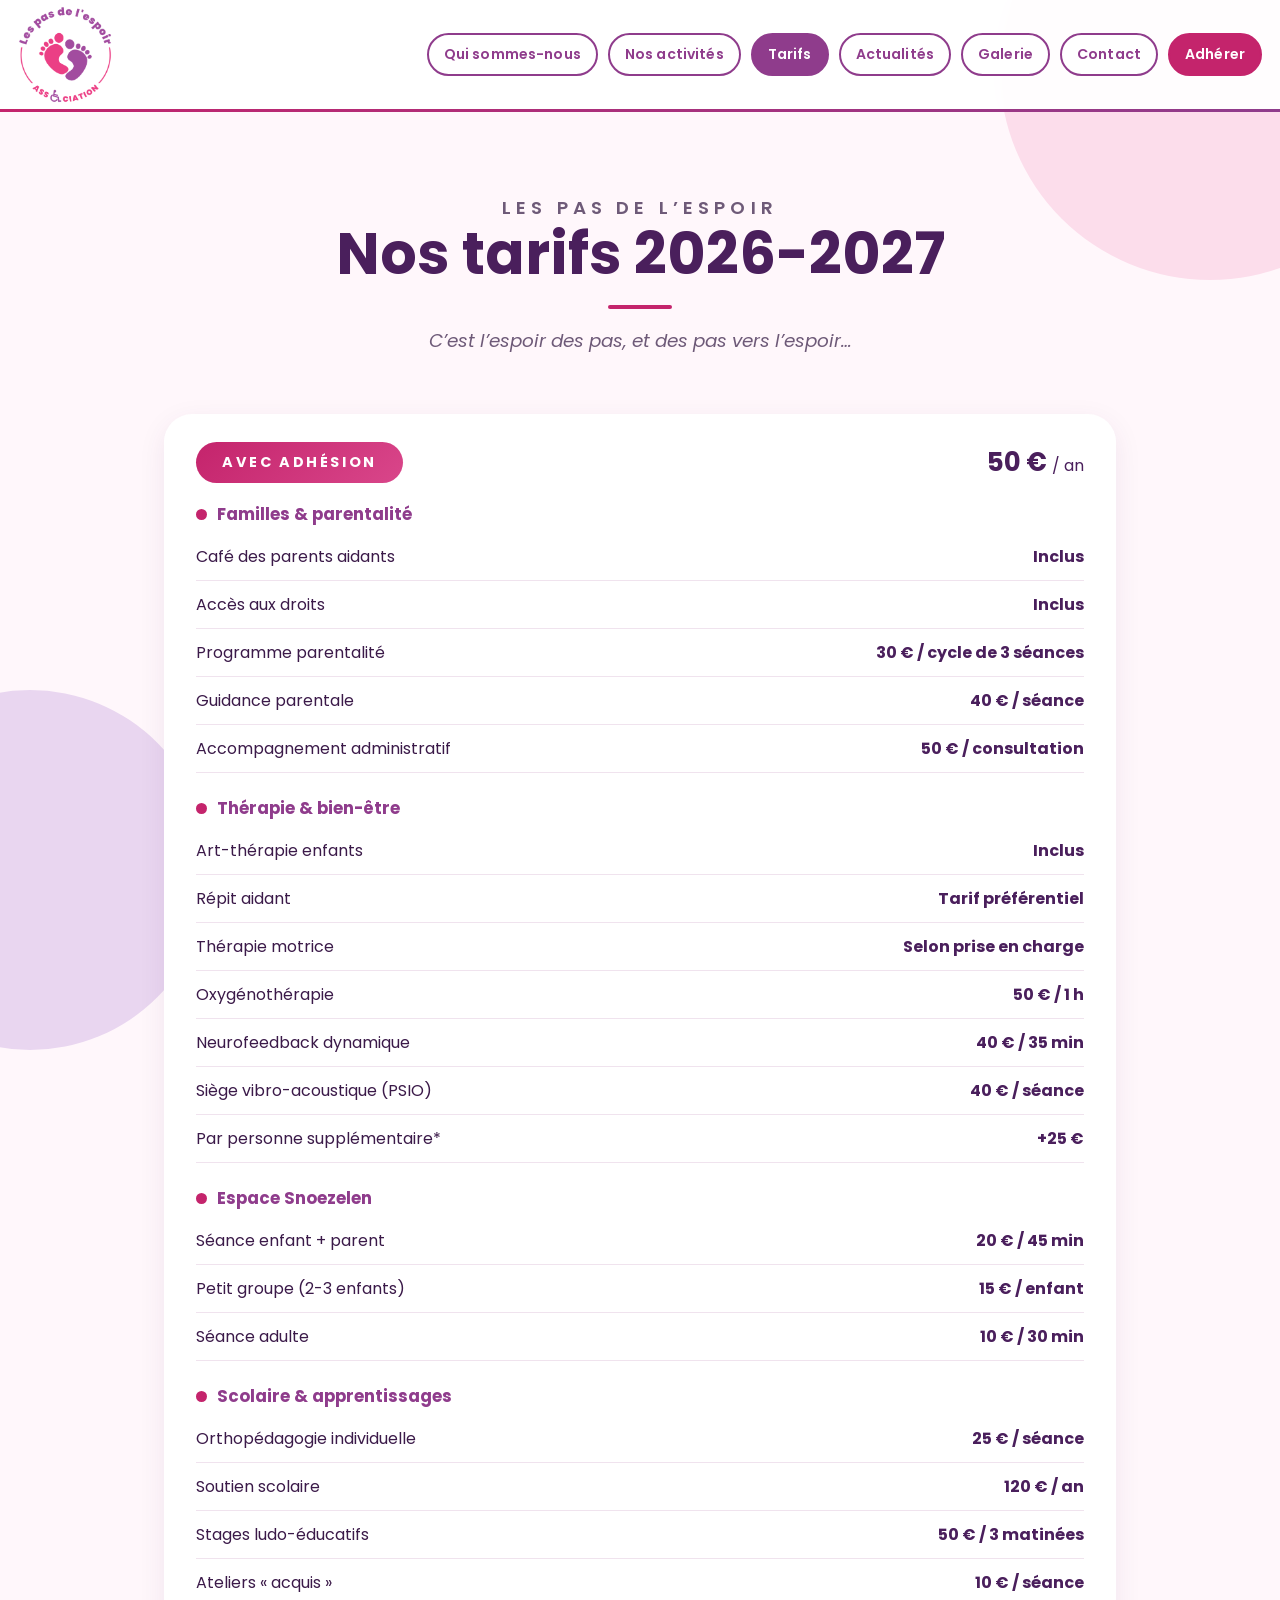
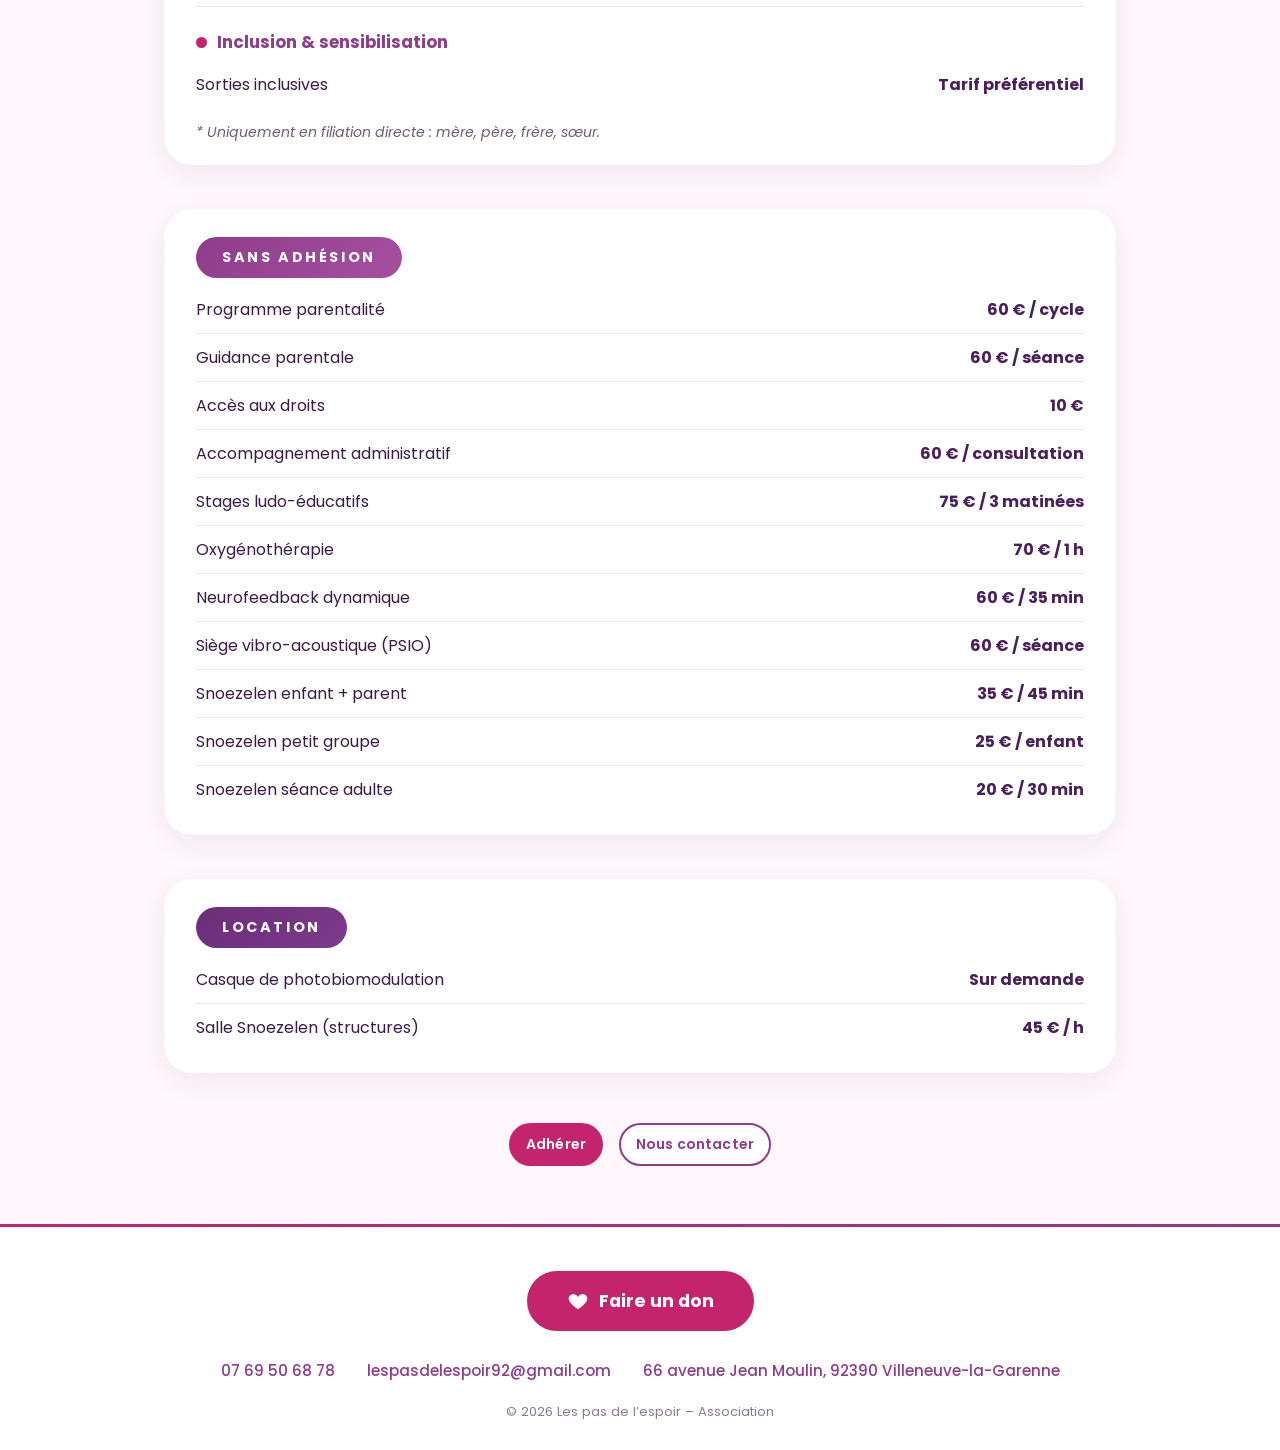
<file: tarifs.html>
<!DOCTYPE html>
<html lang="fr">
<head>
  <meta charset="UTF-8">
  <meta name="viewport" content="width=device-width, initial-scale=1">
  <title>Tarifs – Les pas de l'espoir</title>
  <meta name="description" content="Tarifs des séances et accompagnements de l'association Les pas de l'espoir, avec ou sans adhésion.">
  <link rel="icon" type="image/png" href="images/favicon.png">
  <link rel="preconnect" href="https://fonts.googleapis.com">
  <link rel="preconnect" href="https://fonts.gstatic.com" crossorigin>
  <link href="https://fonts.googleapis.com/css2?family=Poppins:wght@400;500;600;700;800&display=swap" rel="stylesheet">
  <link rel="stylesheet" href="style.css?v=8">
  <script src="script.js?v=8" defer></script>
</head>
<body>
  <a class="skip-link" href="#contenu">Aller au contenu</a>

  <!-- En-tête (généré par script.js, identique sur toutes les pages) -->
  <header id="site-header" class="site-header"></header>

  <main id="contenu">
    <section class="page-title">
      <p class="eyebrow">Les pas de l’espoir</p>
      <h1>Nos tarifs 2026-2027</h1>
      <p><em>C’est l’espoir des pas, et des pas vers l’espoir…</em></p>
    </section>

    <section class="section tarif-wrap">
      <div class="tarif-block">
        <div class="tarif-head"><h2 class="pill-label">Avec adhésion</h2><p class="tarif-head-price">50&nbsp;€ <small>/ an</small></p></div>
        <ul class="tarif-list">
          <li class="tarif-sub">Familles &amp; parentalité</li>
          <li><span class="t-name">Café des parents aidants</span><span class="t-price">Inclus</span></li>
          <li><span class="t-name">Accès aux droits</span><span class="t-price">Inclus</span></li>
          <li><span class="t-name">Programme parentalité</span><span class="t-price">30&nbsp;€ <small>/ cycle de 3 séances</small></span></li>
          <li><span class="t-name">Guidance parentale</span><span class="t-price">40&nbsp;€ <small>/ séance</small></span></li>
          <li><span class="t-name">Accompagnement administratif</span><span class="t-price">50&nbsp;€ <small>/ consultation</small></span></li>
          <li class="tarif-sub">Thérapie &amp; bien-être</li>
          <li><span class="t-name">Art-thérapie enfants</span><span class="t-price">Inclus</span></li>
          <li><span class="t-name">Répit aidant</span><span class="t-price">Tarif préférentiel</span></li>
          <li><span class="t-name">Thérapie motrice</span><span class="t-price">Selon prise en charge</span></li>
          <li><span class="t-name">Oxygénothérapie</span><span class="t-price">50&nbsp;€ <small>/ 1&nbsp;h</small></span></li>
          <li><span class="t-name">Neurofeedback dynamique</span><span class="t-price">40&nbsp;€ <small>/ 35&nbsp;min</small></span></li>
          <li><span class="t-name">Siège vibro-acoustique (PSIO)</span><span class="t-price">40&nbsp;€ <small>/ séance</small></span></li>
          <li><span class="t-name">Par personne supplémentaire*</span><span class="t-price">+25&nbsp;€</span></li>
          <li class="tarif-sub">Espace Snoezelen</li>
          <li><span class="t-name">Séance enfant + parent</span><span class="t-price">20&nbsp;€ <small>/ 45&nbsp;min</small></span></li>
          <li><span class="t-name">Petit groupe (2-3 enfants)</span><span class="t-price">15&nbsp;€ <small>/ enfant</small></span></li>
          <li><span class="t-name">Séance adulte</span><span class="t-price">10&nbsp;€ <small>/ 30&nbsp;min</small></span></li>
          <li class="tarif-sub">Scolaire &amp; apprentissages</li>
          <li><span class="t-name">Orthopédagogie individuelle</span><span class="t-price">25&nbsp;€ <small>/ séance</small></span></li>
          <li><span class="t-name">Soutien scolaire</span><span class="t-price">120&nbsp;€ <small>/ an</small></span></li>
          <li><span class="t-name">Stages ludo-éducatifs</span><span class="t-price">50&nbsp;€ <small>/ 3 matinées</small></span></li>
          <li><span class="t-name">Ateliers « acquis »</span><span class="t-price">10&nbsp;€ <small>/ séance</small></span></li>
          <li class="tarif-sub">Inclusion &amp; sensibilisation</li>
          <li><span class="t-name">Sorties inclusives</span><span class="t-price">Tarif préférentiel</span></li>
        </ul>
        <p class="note">* Uniquement en filiation directe : mère, père, frère, sœur.</p>
      </div>

      <div class="tarif-block">
        <div class="tarif-head"><h2 class="pill-label">Sans adhésion</h2></div>
        <ul class="tarif-list">
          <li><span class="t-name">Programme parentalité</span><span class="t-price">60&nbsp;€ <small>/ cycle</small></span></li>
          <li><span class="t-name">Guidance parentale</span><span class="t-price">60&nbsp;€ <small>/ séance</small></span></li>
          <li><span class="t-name">Accès aux droits</span><span class="t-price">10&nbsp;€</span></li>
          <li><span class="t-name">Accompagnement administratif</span><span class="t-price">60&nbsp;€ <small>/ consultation</small></span></li>
          <li><span class="t-name">Stages ludo-éducatifs</span><span class="t-price">75&nbsp;€ <small>/ 3 matinées</small></span></li>
          <li><span class="t-name">Oxygénothérapie</span><span class="t-price">70&nbsp;€ <small>/ 1&nbsp;h</small></span></li>
          <li><span class="t-name">Neurofeedback dynamique</span><span class="t-price">60&nbsp;€ <small>/ 35&nbsp;min</small></span></li>
          <li><span class="t-name">Siège vibro-acoustique (PSIO)</span><span class="t-price">60&nbsp;€ <small>/ séance</small></span></li>
          <li><span class="t-name">Snoezelen enfant + parent</span><span class="t-price">35&nbsp;€ <small>/ 45&nbsp;min</small></span></li>
          <li><span class="t-name">Snoezelen petit groupe</span><span class="t-price">25&nbsp;€ <small>/ enfant</small></span></li>
          <li><span class="t-name">Snoezelen séance adulte</span><span class="t-price">20&nbsp;€ <small>/ 30&nbsp;min</small></span></li>
        </ul>
      </div>

      <div class="tarif-block">
        <div class="tarif-head"><h2 class="pill-label">Location</h2></div>
        <ul class="tarif-list">
          <li><span class="t-name">Casque de photobiomodulation</span><span class="t-price">Sur demande</span></li>
          <li><span class="t-name">Salle Snoezelen (structures)</span><span class="t-price">45&nbsp;€ <small>/ h</small></span></li>
        </ul>
      </div>

      <p class="center">
        <a class="btn btn-accent btn-big" href="adherer.html">Adhérer</a>
        <a class="btn btn-big" href="contact.html">Nous contacter</a>
      </p>
    </section>
  </main>

  <!-- Pied de page (généré par script.js, identique sur toutes les pages) -->
  <footer id="site-footer" class="site-footer"></footer>
</body>
</html>
</file>
<file: style.css>
/* =========================================================
   Les pas de l'espoir – feuille de style
   Palette issue du logo et de la feuille de tarifs
   ========================================================= */

:root {
  /* Charte du dépliant et de la grille tarifaire 2026-2027 */
  --rose:        #C4246C;   /* rose framboise (Pôle 01, « Avec adhésion », contact) */
  --violet:      #8F3C8C;   /* prune (Pôle 02, « Sans adhésion ») */
  --violet-fonce:#6B2D78;   /* violet (Pôle 03, « Location ») */
  --bordeaux:    #8C1F56;   /* Pôle 04 */
  --prune:       #4A1F5C;   /* titres et prix */

  --rose-doux:   #D46093;   /* fin du dégradé rose */
  --rose-pale:   #FCDDEB;   /* cercles décoratifs */
  --lavande:     #E9D6F0;   /* cercles décoratifs */
  --bleu-glace:  #FBEAF2;   /* fonds doux (ancien nom conservé) */
  --bleu-nuit:   #6B2D78;   /* ancien nom conservé */
  --turquoise:   #8F3C8C;   /* ancien nom conservé */
  --trait:       #F0E3EE;   /* séparateurs */

  --texte:       #3B1A49;
  --fond:        #FFF7FB;   /* fond rose très pâle des documents */

  --header-h:    112px;
  --radius:      999px;
  --font:        'Poppins', system-ui, -apple-system, 'Segoe UI', Roboto, sans-serif;
}

*, *::before, *::after { box-sizing: border-box; }

html { scroll-behavior: smooth; }

body {
  margin: 0;
  font-family: var(--font);
  color: var(--texte);
  background: var(--fond);
  -webkit-font-smoothing: antialiased;
}

img, video { display: block; max-width: 100%; }
ul { list-style: none; margin: 0; padding: 0; }
a { color: inherit; text-decoration: none; }

.skip-link {
  position: absolute; left: -9999px; top: 8px;
  background: var(--violet); color: #fff;
  padding: 8px 16px; border-radius: 8px; z-index: 200;
}
.skip-link:focus { left: 8px; }

/* ---------- En-tête ---------- */

.site-header {
  position: sticky; top: 0; z-index: 100;
  height: var(--header-h);
  background: var(--fond);
  border-bottom: 3px solid transparent;
  border-image: linear-gradient(90deg, var(--rose), var(--violet)) 1;
}

.header-inner {
  height: 100%;
  max-width: 1400px;
  margin: 0 auto;
  padding: 0 28px;
  display: flex;
  align-items: center;
  justify-content: space-between;
  gap: 24px;
}

.logo { flex: 0 0 auto; height: 100%; display: flex; align-items: center; padding: 6px 0; }
.logo img {
  height: 100%;
  width: auto;
  transition: transform .3s ease;
}
.logo:hover img, .logo:focus-visible img { transform: scale(1.06) rotate(-2deg); }

/* ---------- Menu ---------- */

.main-nav ul { display: flex; align-items: center; gap: 10px; flex-wrap: wrap; justify-content: flex-end; }

.btn {
  display: inline-block;
  padding: 11px 22px;
  border-radius: var(--radius);
  border: 2px solid var(--violet);
  color: var(--violet);
  background: #fff;
  font-weight: 600;
  font-size: .95rem;
  letter-spacing: .01em;
  white-space: nowrap;
  transition: background .25s, color .25s, border-color .25s, transform .25s, box-shadow .25s;
}
.btn:hover, .btn:focus-visible {
  background: var(--violet);
  color: #fff;
  transform: translateY(-2px);
  box-shadow: 0 6px 16px rgba(74, 31, 92, .28);
}
.btn[aria-current="page"] { background: var(--violet); color: #fff; }

/* Bouton mis en avant : Adhérer */
.btn-accent {
  background: var(--rose);
  border-color: var(--rose);
  color: #fff;
}
.btn-accent:hover, .btn-accent:focus-visible {
  background: #A01D58;
  border-color: #A01D58;
  box-shadow: 0 6px 16px rgba(196, 36, 108, .35);
}

:focus-visible { outline: 3px solid var(--rose-doux); outline-offset: 3px; }

/* Bouton burger (mobile) */
.menu-toggle {
  display: none;
  width: 48px; height: 48px;
  border: 2px solid var(--violet);
  border-radius: 50%;
  background: #fff;
  cursor: pointer;
  padding: 0;
  flex-direction: column;
  align-items: center;
  justify-content: center;
  gap: 5px;
}
.menu-toggle span {
  display: block; width: 20px; height: 2.5px;
  background: var(--violet); border-radius: 2px;
  transition: transform .3s, opacity .3s;
}
.menu-toggle[aria-expanded="true"] span:nth-child(1) { transform: translateY(7.5px) rotate(45deg); }
.menu-toggle[aria-expanded="true"] span:nth-child(2) { opacity: 0; }
.menu-toggle[aria-expanded="true"] span:nth-child(3) { transform: translateY(-7.5px) rotate(-45deg); }

/* ---------- Vidéo plein écran ---------- */

.hero {
  position: relative;
  width: 100%;
  height: clamp(260px, 50vh, 500px);       /* bannière réduite */
  height: clamp(260px, 50svh, 500px);
  overflow: hidden;
  background: #FFF4FA;           /* couleur de fond de la vidéo « bulles » pendant le chargement */
}

.hero video {
  position: absolute; inset: 0;
  width: 100%; height: 100%;
  object-fit: cover;             /* remplit tout l'écran, logo centré toujours visible */
  object-position: center;
}

/* Bouton son on/off */
.sound-btn {
  position: absolute;
  right: 24px; bottom: 24px;
  display: inline-flex; align-items: center; gap: 10px;
  padding: 12px 20px 12px 16px;
  border: 2px solid rgba(255,255,255,.9);
  border-radius: var(--radius);
  background: rgba(43, 37, 64, .55);
  -webkit-backdrop-filter: blur(8px);
  backdrop-filter: blur(8px);
  color: #fff;
  font: 600 .95rem var(--font);
  cursor: pointer;
  transition: background .25s, transform .25s;
}
.sound-btn:hover, .sound-btn:focus-visible { background: var(--rose); transform: scale(1.05); }
.sound-btn[aria-pressed="true"] { background: var(--rose); }

.sound-btn .icon { width: 24px; height: 24px; fill: currentColor; flex: 0 0 auto; }
.sound-btn .icon-on { display: none; }
.sound-btn[aria-pressed="true"] .icon-on  { display: block; }
.sound-btn[aria-pressed="true"] .icon-off { display: none; }

/* ---------- Phrase d'accroche ---------- */

.intro {
  max-width: 1100px;
  margin: 0 auto;
  padding: 64px 24px 80px;
  text-align: center;
}

.slogan {
  margin: 0 0 44px;
  font-weight: 800;
  font-size: clamp(2rem, 5.2vw, 4rem);
  line-height: 1.2;
  letter-spacing: -.01em;
  color: var(--violet);
}
.slogan span { color: var(--rose); }

.btn-big { padding: 16px 48px; font-size: 1.15rem; }

/* ---------- Pied de page ---------- */

.site-footer {
  background: #fff;
  border-top: 3px solid transparent;
  border-image: linear-gradient(90deg, var(--rose), var(--violet)) 1;
  padding: 44px 24px 28px;
  text-align: center;
}

.footer-inner { max-width: 1100px; margin: 0 auto; }

.btn-don {
  display: inline-flex; align-items: center; gap: 10px;
  padding: 15px 38px;
  border-radius: var(--radius);
  border: 2px solid var(--rose);
  background: var(--rose);
  color: #fff;
  font-weight: 700;
  font-size: 1.1rem;
  transition: background .25s, transform .25s, box-shadow .25s;
}
.btn-don svg { width: 22px; height: 22px; fill: currentColor; }
.btn-don:hover, .btn-don:focus-visible {
  background: #A01D58; border-color: #A01D58;
  transform: translateY(-2px);
  box-shadow: 0 8px 20px rgba(196, 36, 108, .35);
}

.footer-contact {
  margin: 28px 0 0;
  display: flex; flex-wrap: wrap; justify-content: center; gap: 8px 32px;
  font-size: .95rem; color: var(--violet); font-weight: 500;
}
.footer-contact a:hover { color: var(--rose); }

.footer-copy { margin: 20px 0 0; font-size: .82rem; color: #8A7A93; }

/* ---------- Pages intérieures ---------- */

.btn-accent[aria-current="page"] { background: #A01D58; border-color: #A01D58; }

.page-title {
  text-align: center;
  padding: 64px 24px 24px;
  max-width: 900px; margin: 0 auto;
}
.page-title h1 {
  margin: 0 0 14px;
  font-size: clamp(2.2rem, 5vw, 3.6rem);
  font-weight: 800;
  line-height: 1.15;
  color: var(--violet);
}
.page-title h1::after {
  content: ""; display: block;
  width: 90px; height: 6px; border-radius: 6px;
  margin: 18px auto 0;
  background: linear-gradient(90deg, var(--rose), var(--violet));
}
.page-title p { margin: 18px 0 0; font-size: 1.15rem; color: #6E5A78; }

.section { max-width: 1100px; margin: 0 auto; padding: 36px 24px; }
.section-title {
  margin: 0 0 28px; text-align: center;
  font-size: clamp(1.6rem, 3.2vw, 2.2rem); font-weight: 700; color: var(--rose);
}

.center { text-align: center; margin-top: 32px; }
.center .btn { margin: 6px; }

.grid { display: grid; gap: 24px; }
.grid-2 { grid-template-columns: repeat(2, 1fr); }
.grid-3 { grid-template-columns: repeat(3, 1fr); }
.grid-4 { grid-template-columns: repeat(4, 1fr); }
.align-center { align-items: center; }

.card {
  background: #fff;
  border: 2px solid var(--bleu-glace);
  border-radius: 28px;
  padding: 30px 28px;
  box-shadow: 0 10px 30px rgba(74, 31, 92, .10);
}
.card h2, .card h3 { margin: 0 0 12px; color: var(--violet); font-weight: 700; }
.card h2 { font-size: 1.6rem; }
.card h3 { font-size: 1.25rem; }
.card p { margin: 0 0 16px; line-height: 1.65; }
.card .btn { margin-top: 4px; }

.card-lead { text-align: center; background: var(--bleu-glace); border-color: var(--bleu-glace); padding: 44px 32px; }
.card-lead .lead { font-size: 1.3rem; line-height: 1.7; max-width: 760px; margin: 0 auto 18px; }
.quote { font-size: clamp(1.3rem, 2.6vw, 1.8rem); font-weight: 700; color: var(--violet); margin: 24px 0 0 !important; }
.quote span { color: var(--rose); }

.inline-link { color: var(--violet); font-weight: 600; text-decoration: underline; }
.inline-link:hover { color: var(--rose); }

/* Cadres cliquables */
.link-card {
  display: flex; flex-direction: column;
  color: inherit;
  border-color: var(--rose-doux);
  transition: transform .25s, box-shadow .25s, border-color .25s;
}
.link-card:hover, .link-card:focus-visible {
  transform: translateY(-6px);
  border-color: var(--rose);
  box-shadow: 0 16px 36px rgba(196, 36, 108, .22);
}
.link-card .link-more { margin-top: auto; font-weight: 700; color: var(--rose); }
.link-card:hover h3 { color: var(--rose); }

.tile { text-align: center; padding: 34px 18px; }
.tile h3 { margin: 0; font-size: 1.2rem; }
.grid-4 .tile:nth-child(odd)  { border-color: var(--rose-doux); }
.grid-4 .tile:nth-child(even) { border-color: #cfa6cb; }

/* Pôles */
.pole h2 { font-size: 1.7rem; margin-bottom: 20px; }
.pole-rose  { border-color: var(--rose-doux); }
.pole-rose h2  { color: var(--rose); }
.pole-violet { border-color: #cfa6cb; }
.checklist { list-style: none; margin: 0 0 18px; padding: 0; }
.checklist li { position: relative; padding: 11px 0 11px 34px; border-bottom: 1px solid #eee4f0; line-height: 1.5; }
.checklist li:last-child { border-bottom: 0; }
.checklist li::before {
  content: ""; position: absolute; left: 4px; top: 50%; width: 16px; height: 16px; transform: translateY(-50%);
  background: var(--rose); border-radius: 50% 50% 50% 0; rotate: -45deg;
}
.pole-violet .checklist li::before { background: var(--violet); }

/* Tarifs */
.tarif-wrap { max-width: 900px; }
.tarif-block { position: relative; margin-bottom: 44px; padding: 70px 36px 18px; background: var(--bleu-glace); border-radius: 32px; }
.pill-label {
  position: absolute; top: 0; left: 0; margin: 0;
  padding: 18px 40px; border-radius: 0 0 32px 0;
  background: var(--rose-doux); color: #fff;
  border-top-left-radius: 32px;
  font-size: 1rem; font-weight: 600; letter-spacing: .18em; text-transform: uppercase;
}
.tarif-list { list-style: none; margin: 0; padding: 8px 28px; background: #fff; border-radius: 24px; }
.tarif-list li {
  display: flex; justify-content: space-between; align-items: baseline; gap: 20px;
  padding: 18px 0; border-bottom: 1.5px solid #c9a58f;
}
.tarif-list li:last-child { border-bottom: 0; }
.t-name { font-size: 1.05rem; }
.t-price { font-weight: 700; text-align: right; color: var(--violet); }
.t-price small { font-weight: 500; font-style: italic; color: var(--texte); font-size: .9rem; }
.note { text-align: center; font-style: italic; color: #6E5A78; }

/* Adhérer */
.price-card { text-align: center; background: linear-gradient(135deg, var(--rose), var(--violet)); border: 0; color: #fff; padding: 54px 24px; }
.price-label { text-transform: uppercase; letter-spacing: .18em; font-weight: 600; margin: 0 0 10px !important; }
.price { font-size: clamp(3rem, 7vw, 5rem); font-weight: 800; line-height: 1; margin: 0 !important; }
.price small { font-size: 1.4rem; font-weight: 500; }

/* Contact */
.contact-card { text-align: center; }
.big-link { font-weight: 700; color: var(--violet); overflow-wrap: anywhere; font-size: .95rem; }
.big-link:hover { color: var(--rose); }

/* Actualités */
.news img { border-radius: 18px; margin-bottom: 14px; width: 100%; }
.news time { font-size: .85rem; color: var(--rose); font-weight: 600; }
#liste-actualites:empty { display: none; }

/* ---------- Pôles d'activités ---------- */

.grid-poles { display: grid; grid-template-columns: repeat(3, minmax(0, 1fr)); gap: 24px; align-items: stretch; }
.pole-head { display: flex; align-items: center; gap: 14px; margin-bottom: 18px; }
.pole-head h2 { margin: 0; font-size: 1.35rem; line-height: 1.3; }
.puzzle { width: 54px; height: 54px; flex: 0 0 auto; }

.pole-teal   { border-color: #66C2CE; }
.pole-teal   .puzzle { fill: #66C2CE; }  .pole-teal   h2 { color: #2E8F9C; }  .pole-teal   .checklist li::before { background: #66C2CE; }
.pole-navy   { border-color: #453E8E; }
.pole-navy   .puzzle { fill: #453E8E; }  .pole-navy   h2 { color: #453E8E; }  .pole-navy   .checklist li::before { background: #453E8E; }
.pole-pink   { border-color: #E575CF; }
.pole-pink   .puzzle { fill: #E575CF; }  .pole-pink   h2 { color: #C24FAA; }  .pole-pink   .checklist li::before { background: #E575CF; }

/* ---------- Réseaux sociaux et carte ---------- */

.social-card { text-align: center; display: flex; flex-direction: column; align-items: center; }
.social-icon {
  width: 60px; height: 60px; border-radius: 50%;
  display: grid; place-items: center; color: #fff; margin-bottom: 10px;
  background: linear-gradient(135deg, var(--rose), var(--violet));
}
.social-icon svg { width: 30px; height: 30px; }
.social-fb .social-icon { background: var(--bleu-nuit); }
.social-tt .social-icon { background: #2B2540; }
.social-card h3 { margin-bottom: 4px; }
.social-card .handle { margin: 0 0 14px; color: #6E5A78; font-size: .95rem; word-break: break-word; }
.qr { width: 180px; height: 180px; margin: 0 auto 18px; border: 2px solid var(--bleu-glace); border-radius: 16px; padding: 6px; background: #fff; }

.map { height: 420px; border-radius: 28px; overflow: hidden; border: 2px solid var(--bleu-glace); box-shadow: 0 10px 30px rgba(74, 31, 92, .10); z-index: 1; }
.map-fallback { padding: 40px 24px; text-align: center; }
.gmap { position: relative; }
.gmap iframe { position: absolute; inset: 0; width: 100%; height: 100%; border: 0; }
.gmap-logo {                               /* logo posé sur le repère rouge de Google */
  position: absolute; left: 50%; top: calc(50% - 16px); transform: translate(-50%, -50%);
  width: 84px; height: 84px; z-index: 2; pointer-events: none;
  background: #fff; border: 4px solid var(--rose); border-radius: 50%;
  box-shadow: 0 8px 20px rgba(0,0,0,.35);
  display: grid; place-items: center;
}
.gmap-logo img { width: 72px; height: 72px; object-fit: contain; }
.gmap-link { position: absolute; inset: 0; z-index: 3; cursor: pointer; }
.gmap-link:focus-visible { outline: 4px solid var(--rose); outline-offset: -4px; }
@media (max-width: 520px) { .gmap-logo { width: 68px; height: 68px; } .gmap-logo img { width: 58px; height: 58px; } }
.logo-pin { background: none; border: 0; }
.logo-pin span {
  display: block; width: 72px; height: 86px; position: relative;
}
.logo-pin span::before {            /* pointe du repère */
  content: ""; position: absolute; left: 50%; bottom: 0; width: 18px; height: 18px;
  background: var(--rose); transform: translateX(-50%) rotate(45deg); border-radius: 0 0 4px 0;
}
.logo-pin img {
  position: relative; width: 72px; height: 72px; object-fit: contain; z-index: 1;
  background: #fff; border: 3px solid var(--rose); border-radius: 50%; padding: 3px;
  box-shadow: 0 6px 14px rgba(0,0,0,.3);
}

/* ---------- Galerie ---------- */

.gallery { display: grid; grid-template-columns: repeat(auto-fill, minmax(240px, 1fr)); gap: 16px; }
.gallery-item { padding: 0; border: 0; background: none; cursor: zoom-in; border-radius: 20px; overflow: hidden; aspect-ratio: 4 / 3; }
.gallery-item img { width: 100%; height: 100%; object-fit: cover; transition: transform .35s; }
.gallery-item:hover img, .gallery-item:focus-visible img { transform: scale(1.06); }

.lightbox { position: fixed; inset: 0; z-index: 300; background: rgba(30, 20, 45, .92); display: flex; align-items: center; justify-content: center; padding: 24px; }
.lightbox[hidden] { display: none; }
.lightbox figure { margin: 0; max-width: min(92vw, 1100px); text-align: center; }
.lightbox img { max-height: 80vh; max-width: 100%; margin: 0 auto; border-radius: 14px; }
.lightbox figcaption { color: #fff; margin-top: 12px; }
.lightbox button { position: absolute; border: 0; background: rgba(255,255,255,.15); color: #fff; width: 52px; height: 52px; border-radius: 50%; font-size: 2rem; line-height: 1; cursor: pointer; }
.lightbox button:hover { background: var(--rose); }
.lb-close { top: 18px; right: 18px; }
.lb-prev { left: 18px; top: 50%; transform: translateY(-50%); }
.lb-next { right: 18px; top: 50%; transform: translateY(-50%); }

/* ---------- Assistant (chatbot) ---------- */

.chat-launcher {
  position: fixed; right: 22px; bottom: 22px; z-index: 150;
  display: inline-flex; align-items: center; gap: 10px;
  padding: 14px 22px 14px 18px; border: 0; border-radius: var(--radius);
  background: linear-gradient(135deg, var(--rose), var(--violet)); color: #fff;
  font: 600 1rem var(--font); cursor: pointer;
  box-shadow: 0 10px 28px rgba(74, 31, 92, .45);
  transition: transform .25s;
}
.chat-launcher:hover, .chat-launcher:focus-visible { transform: translateY(-3px) scale(1.03); }
.chat-launcher svg { width: 26px; height: 26px; fill: currentColor; }

.chat-panel {
  position: fixed; right: 22px; bottom: 22px; z-index: 160;
  width: 380px; max-width: calc(100vw - 24px); height: 560px; max-height: calc(100svh - 40px);
  display: flex; flex-direction: column;
  background: #fff; border-radius: 26px; overflow: hidden;
  box-shadow: 0 20px 60px rgba(43, 37, 64, .35);
  border: 2px solid var(--rose-doux);
}
.chat-panel[hidden] { display: none; }
.chat-head { display: flex; align-items: center; gap: 12px; padding: 14px 16px; background: linear-gradient(135deg, var(--rose), var(--violet)); color: #fff; }
.chat-head img { width: 42px; height: 42px; object-fit: contain; background: #fff; border-radius: 50%; padding: 3px; }
.chat-head div { flex: 1; line-height: 1.25; }
.chat-head strong { display: block; font-size: 1rem; }
.chat-head small { opacity: .9; font-size: .78rem; }
.chat-close { width: 36px; height: 36px; border: 0; border-radius: 50%; background: rgba(255,255,255,.2); color: #fff; font-size: 1.5rem; line-height: 1; cursor: pointer; }
.chat-close:hover { background: rgba(255,255,255,.35); }

.chat-log { flex: 1; overflow-y: auto; padding: 16px; display: flex; flex-direction: column; gap: 10px; background: #fbf8fc; }
.msg { max-width: 88%; padding: 11px 15px; border-radius: 18px; font-size: .94rem; line-height: 1.5; }
.msg a { color: var(--violet); font-weight: 600; text-decoration: underline; }
.msg-bot { align-self: flex-start; background: #fff; border: 1px solid #eadff0; border-bottom-left-radius: 6px; }
.msg-user { align-self: flex-end; background: var(--rose); color: #fff; border-bottom-right-radius: 6px; }
.msg-typing { color: #8a8099; letter-spacing: 3px; }

.chat-chips { display: flex; flex-wrap: wrap; gap: 8px; padding: 10px 14px; border-top: 1px solid #f0e8f4; background: #fff; }
.chip { border: 1.5px solid var(--violet); background: #fff; color: var(--violet); border-radius: var(--radius); padding: 6px 13px; font: 600 .82rem var(--font); cursor: pointer; }
.chip:hover { background: var(--violet); color: #fff; }

.chat-form { display: flex; gap: 8px; padding: 12px 14px 14px; border-top: 1px solid #f0e8f4; background: #fff; }
.chat-form input { flex: 1; min-width: 0; border: 2px solid #e5d9ec; border-radius: var(--radius); padding: 11px 16px; font: 500 .95rem var(--font); }
.chat-form input:focus { outline: none; border-color: var(--rose); }
.chat-form button { border: 0; border-radius: var(--radius); padding: 0 20px; background: var(--rose); color: #fff; font: 700 .95rem var(--font); cursor: pointer; }
.chat-form button:hover { background: #A01D58; }

@media (max-width: 520px) {
  .chat-launcher span { display: none; }
  .chat-launcher { padding: 15px; }
  .chat-panel { right: 8px; bottom: 8px; width: calc(100vw - 16px); height: calc(100svh - 16px); max-height: 640px; }
}

/* ---------- Tablette / mobile ---------- */

@media (max-width: 1300px) {
  .btn { padding: 9px 15px; font-size: .88rem; }
  .header-inner { padding: 0 18px; }
}

@media (max-width: 1000px) {
  .grid-poles { grid-template-columns: 1fr; }
}

@media (max-width: 900px) {
  .grid-2, .grid-3 { grid-template-columns: 1fr; }
  .grid-4 { grid-template-columns: repeat(2, 1fr); }
  .tarif-block { padding: 64px 14px 14px; }
  .pill-label { padding: 16px 22px; font-size: .8rem; letter-spacing: .1em; right: 24px; border-radius: 32px 0 32px 0; }
  .tarif-list { padding: 6px 16px; }
  .tarif-list li { flex-direction: column; gap: 4px; align-items: flex-start; }
  .t-price { text-align: left; }
  .center .btn { display: block; max-width: 420px; margin: 10px auto; text-align: center; }
}

@media (max-width: 1160px) {
  :root { --header-h: 84px; }

  .menu-toggle { display: flex; }

  .main-nav {
    position: absolute;
    top: 100%; left: 0; right: 0;
    background: #fff;
    padding: 18px 20px 24px;
    box-shadow: 0 14px 24px rgba(43, 37, 64, .15);
    border-bottom: 3px solid var(--rose);
    display: none;
  }
  .main-nav.open { display: block; }
  .main-nav ul { flex-direction: column; align-items: stretch; gap: 10px; }
  .main-nav .btn { display: block; text-align: center; padding: 13px 18px; font-size: 1rem; }

  .sound-btn { right: 14px; bottom: 14px; padding: 11px 16px 11px 13px; font-size: .88rem; }
}

@media (prefers-reduced-motion: reduce) {
  * { transition: none !important; scroll-behavior: auto !important; }
}

/* =========================================================
   Charte graphique du dépliant et de la grille tarifaire 2026-2027
   ========================================================= */

/* Fond rose pâle avec les grands cercles pastel des documents */
body { position: relative; overflow-x: hidden; }
body::before, body::after {
  content: ""; position: fixed; z-index: -1; border-radius: 50%; pointer-events: none;
}
body::before { width: 420px; height: 420px; top: -140px; right: -140px; background: var(--rose-pale); }
body::after  { width: 360px; height: 360px; bottom: -150px; left: -150px; background: var(--lavande); }
.site-header { background: rgba(255, 255, 255, .92); backdrop-filter: blur(6px); }

/* Titres : prune foncé, petit sur-titre en capitales espacées */
.page-title h1 { color: var(--prune); font-weight: 700; }
.page-title h1::after { width: 64px; height: 4px; background: var(--rose); margin-left: auto; margin-right: auto; }
.eyebrow { margin: 0 0 8px; font-size: .85rem; font-weight: 600; letter-spacing: .28em; text-transform: uppercase; color: var(--rose); }
.slogan { color: var(--prune); }
.slogan span { color: var(--rose); }
.section-title { color: var(--prune); }
.card h2, .card h3 { color: var(--prune); }
.card { border: 0; box-shadow: 0 8px 28px rgba(74, 31, 92, .08); }

/* Boutons */
.btn { border-color: var(--violet); color: var(--violet); }
.btn:hover, .btn:focus-visible, .btn[aria-current="page"] { background: var(--violet); color: #fff; }
.btn-accent { background: var(--rose); border-color: var(--rose); color: #fff; }

/* Puces rondes comme sur le dépliant */
.checklist li { border-bottom-color: var(--trait); padding-left: 26px; font-weight: 500; }
.checklist li::before { width: 10px; height: 10px; left: 4px; border-radius: 50%; rotate: 0deg; background: var(--rose); }

/* ---------- Les 4 pôles ---------- */
.grid-poles { grid-template-columns: repeat(2, minmax(0, 1fr)); }
.pole { padding: 0 0 22px; overflow: hidden; border: 0; }
.pole .puzzle { display: none; }
.pole-head { display: block; margin: 0 0 14px; padding: 22px 28px 24px; border-radius: 28px 28px 22px 22px; color: #fff; }
.pole-head h2 { color: #fff !important; font-size: 1.6rem; line-height: 1.15; }
.pole-num { margin: 0 0 6px !important; font-size: .85rem; font-weight: 500; color: rgba(255,255,255,.9); }
.pole .checklist, .pole .pole-sub, .pole .pole-note { margin-left: 28px !important; margin-right: 28px !important; }
.pole-sub { margin-top: 10px !important; margin-bottom: 2px !important; font-size: 1rem !important; }
.pole-note { padding: 14px 18px; background: var(--bleu-glace); border-radius: 18px; font-size: .95rem; }

.pole-pink    .pole-head { background: linear-gradient(135deg, #C4246C, #D9468A); }
.pole-violet2 .pole-head { background: linear-gradient(135deg, #8F3C8C, #A5509F); }
.pole-navy    .pole-head { background: linear-gradient(135deg, #6B2D78, #7E3A8C); }
.pole-teal    .pole-head { background: linear-gradient(135deg, #8C1F56, #A42A66); }
.pole-pink    .checklist li::before { background: #C4246C; }
.pole-violet2 .checklist li::before { background: #8F3C8C; }  .pole-violet2 .pole-sub { color: #8F3C8C; }
.pole-navy    .checklist li::before { background: #6B2D78; }
.pole-teal    .checklist li::before { background: #8C1F56; }

/* ---------- Tarifs (comme la grille 2026-2027) ---------- */
.tarif-wrap { max-width: 1000px; }
.tarif-block { padding: 28px 32px 22px; background: #fff; border-radius: 28px; box-shadow: 0 8px 28px rgba(74, 31, 92, .08); }
.tarif-head { display: flex; justify-content: space-between; align-items: center; gap: 16px; margin-bottom: 8px; flex-wrap: wrap; }
.pill-label {
  position: static; display: inline-block; margin: 0;
  padding: 10px 26px; border-radius: 999px;
  background: linear-gradient(135deg, #C4246C, #D9468A); color: #fff;
  font-size: .9rem; font-weight: 700; letter-spacing: .18em; text-transform: uppercase;
}
.tarif-block:nth-of-type(2) .pill-label { background: linear-gradient(135deg, #8F3C8C, #A5509F); }
.tarif-block:nth-of-type(3) .pill-label { background: linear-gradient(135deg, #6B2D78, #7E3A8C); }
.tarif-head-price { margin: 0; font-size: 1.6rem; font-weight: 700; color: var(--prune); }
.tarif-head-price small { font-size: 1rem; font-weight: 400; }
.tarif-list { padding: 0; border-radius: 0; background: transparent; }
.tarif-list li { padding: 11px 0; border-bottom: 1px solid var(--trait); align-items: center; }
.t-name { font-size: 1rem; }
.t-price { color: var(--prune); white-space: nowrap; }
.t-price small { font-style: normal; font-weight: 700; color: var(--prune); font-size: inherit; }
.tarif-list li.tarif-sub {
  display: flex; align-items: center; gap: 10px; justify-content: flex-start;
  padding: 22px 0 6px; border-bottom: 0;
  font-weight: 700; font-size: 1.05rem; color: var(--violet);
}
.tarif-list li.tarif-sub::before { content: ""; width: 11px; height: 11px; border-radius: 50%; background: var(--rose); }
.tarif-list li.tarif-sub:first-child { padding-top: 10px; }
.tarif-block .note { text-align: left; font-size: .88rem; margin: 14px 0 0; }

/* Adhérer : carte prix en dégradé rose */
.price-card { background: linear-gradient(135deg, #C4246C, #8F3C8C); }

/* Qui sommes-nous */
.about-text strong { color: var(--rose); }
.values { display: flex; flex-wrap: wrap; justify-content: center; gap: 10px; margin-top: 22px; }
.values span { padding: 8px 20px; border-radius: 999px; background: #fff; color: var(--violet); font-weight: 600; }
.join-icon { display: inline-grid; place-items: center; width: 46px; height: 46px; border-radius: 50%; background: #FFE4F3; color: var(--rose); margin-bottom: 12px; }
.join-icon svg { width: 22px; height: 22px; fill: none; stroke: currentColor; stroke-width: 2; stroke-linecap: round; stroke-linejoin: round; }

@media (max-width: 900px) { .grid-poles { grid-template-columns: 1fr; } }
@media (max-width: 600px) {
  .tarif-block { padding: 22px 18px 18px; }
  .tarif-list li { flex-direction: row; align-items: center; justify-content: space-between; gap: 12px; text-align: left; }
  .tarif-list li.tarif-sub { justify-content: flex-start; }
  .t-name { font-size: .92rem; }
  .t-price { text-align: right; white-space: normal; font-size: .92rem; }
  .tarif-head-price { font-size: 1.3rem; }
  body::before { width: 260px; height: 260px; top: -110px; right: -110px; }
  body::after  { width: 220px; height: 220px; }
}

/* Textes : pas de mot tout seul sur la dernière ligne */
h1, h2, h3, .slogan, .quote, .lead, .page-title p, .card-lead p, .note { text-wrap: balance; }
p, li { text-wrap: pretty; }

/* Cartes côte à côte : boutons alignés en bas, à la même hauteur */
.grid > .card:has(> .btn:last-child) { display: flex; flex-direction: column; }
.grid > .card > .btn:last-child { margin-top: auto; align-self: flex-start; }
.grid > .contact-card > .btn:last-child,
.grid > .social-card > .btn:last-child { align-self: center; }
</file>
